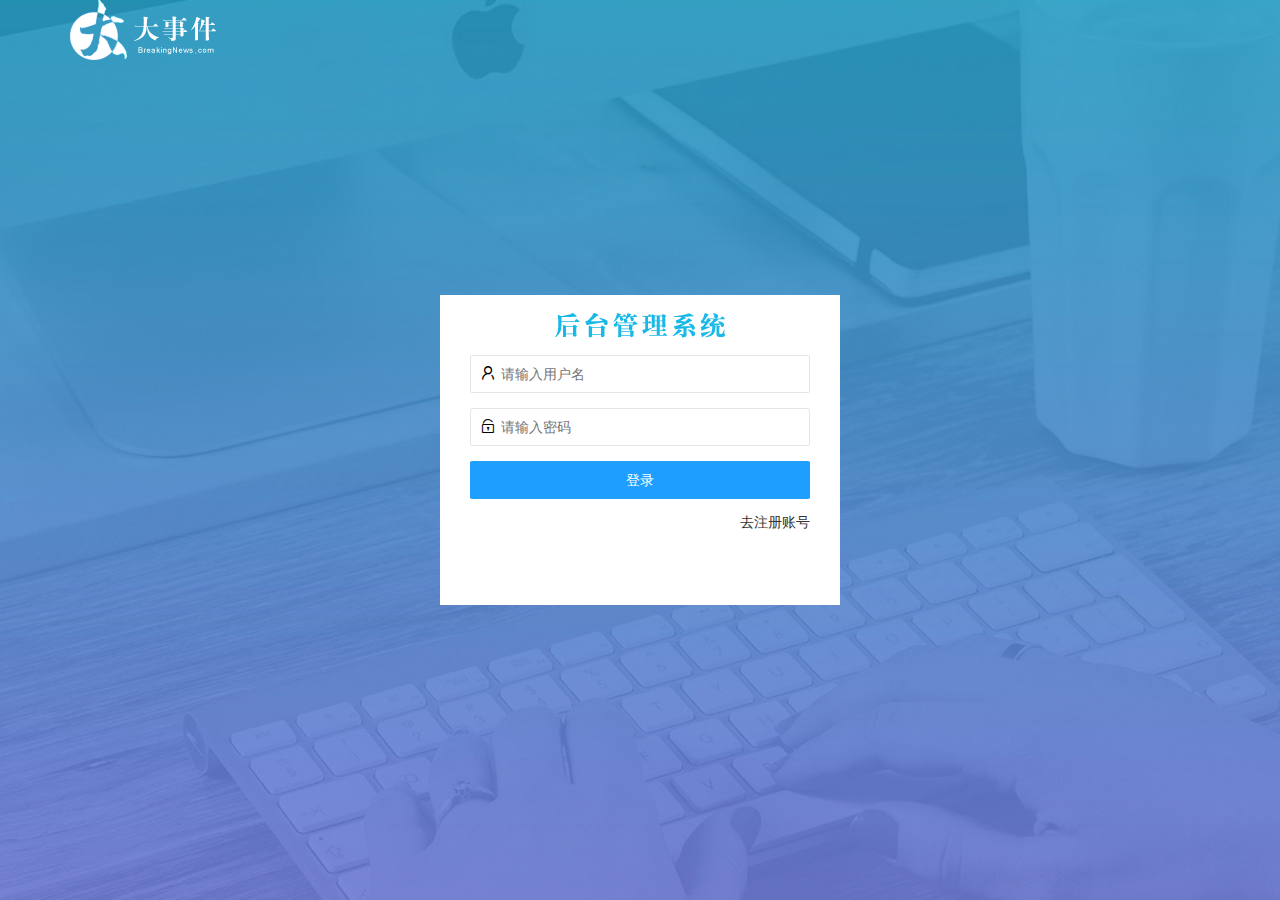
<file: login.html>
<!DOCTYPE html>
<html lang="en">

<head>
    <meta charset="UTF-8">
    <meta http-equiv="X-UA-Compatible" content="IE=edge">
    <meta name="viewport" content="width=device-width, initial-scale=1.0">
    <title>大事件</title>
    <!-- 导入layui的css样式引入layui的组件快速开发模板结构 -->
    <link rel="stylesheet" href="assets/lib/layui/css/layui.css">
    <!-- 引入自己的css样式 -->
    <link rel="stylesheet" href="assets/css/login.css">
</head>

<body>
    <!-- layui  使用layui辅助开发更快速  如果使用layui则需要引入它的样式然后 调用layui-main 这个属性设置版心 -->
    <!-- 头部log区域 -->
    <div class="layui-main">
        <img src="assets/images/logo.png" alt="">
    </div>
    <!-- 登录注册模块 -->
    <div class="loginAndRegBox">
        <div class="title-box"></div>
        <!-- 登录框 -->
        <div class="login-box ">
            <form class="layui-form" id="form_login">
                <!-- 用户名 -->
                <!-- layui的表单验证规则为给需要验证的表单添加lay-verify=""属性 而这个属性的生效是需要引入layui的js文件layui.all.js才可以让这个属性生效 -->
                <!-- 一个表单应用多个校验规则的化在lay-verify=""的值之间用|分开 -->
                <div class="layui-form-item">
                    <i class="layui-icon layui-icon-username"></i>
                    <input type="text" name="username" required lay-verify="required" placeholder="请输入用户名" autocomplete="off" class="layui-input" />
                </div>
                <!-- 密码框 -->
                <div class="layui-form-item">
                    <i class="layui-icon layui-icon-password"></i>
                    <input type="password" name="password" required lay-verify="required|pass" placeholder="请输入密码" autocomplete="off" class="layui-input" />
                </div>
                <!-- 登录按钮 -->
                <div class="layui-form-item">
                    <button class="layui-btn layui-btn-fluid layui-btn-normal" lay-submit>登录</button>

                </div>
                <div class="layui-form-item links">
                    <a href="javascript:;" id="link_reg">去注册账号</a>
                </div>
            </form>
        </div>
        <!-- 注册框 -->
        <div class="reg-box">
            <form class="layui-form" id="form_reg">
                <!-- 用户名 -->
                <div class="layui-form-item">
                    <i class="layui-icon layui-icon-username"></i>
                    <input type="text" name="username" required lay-verify="required" placeholder="请输入用户名" autocomplete="off" class="layui-input" />
                </div>
                <!-- 密码框 -->
                <div class="layui-form-item">
                    <i class="layui-icon layui-icon-password"></i>
                    <input type="password" name="password" required lay-verify="required|pass" placeholder="请输入密码" autocomplete="off" class="layui-input" />
                </div>
                <!-- 确认密码框 -->
                <div class="layui-form-item">
                    <i class="layui-icon layui-icon-password"></i>
                    <input type="password" name="repassword" required lay-verify="required|pass|repass" placeholder="再次确认密码" autocomplete="off" class="layui-input" />
                </div>
                <!-- 登录按钮 -->
                <div class="layui-form-item">
                    <button class="layui-btn layui-btn-fluid layui-btn-normal" lay-submit>注册</button>

                </div>
                <div class="layui-form-item links">
                    <a href="javascript:;" id="link_login">去登录</a>
                </div>
            </form>

        </div>
    </div>
    <!-- 引入layui的js文件用于layui的属性和方法的生效使用 -->
    <script src="assets/lib/layui/layui.all.js"></script>
    <!-- 使用JQ获取页面元素简单一点所以引入jq文件 -->
    <script src="assets/lib/jquery.js"></script>
    <!-- 引入JQ中有一个方法$.ajaxPrefilter的js文件  依赖于jq文件所有只能在其下，并且要在自己的js文件上面因为要在真正的请求之前先生效 -->
    <script src="assets/js/baseAPI.js"></script>
    <!-- 引入自己的js文件  自己的js需要使用layui的一些属性和方法所以只能放在下面  注意顺序 -->
    <script src="assets/js/login.js"></script>
</body>

</html>
</file>
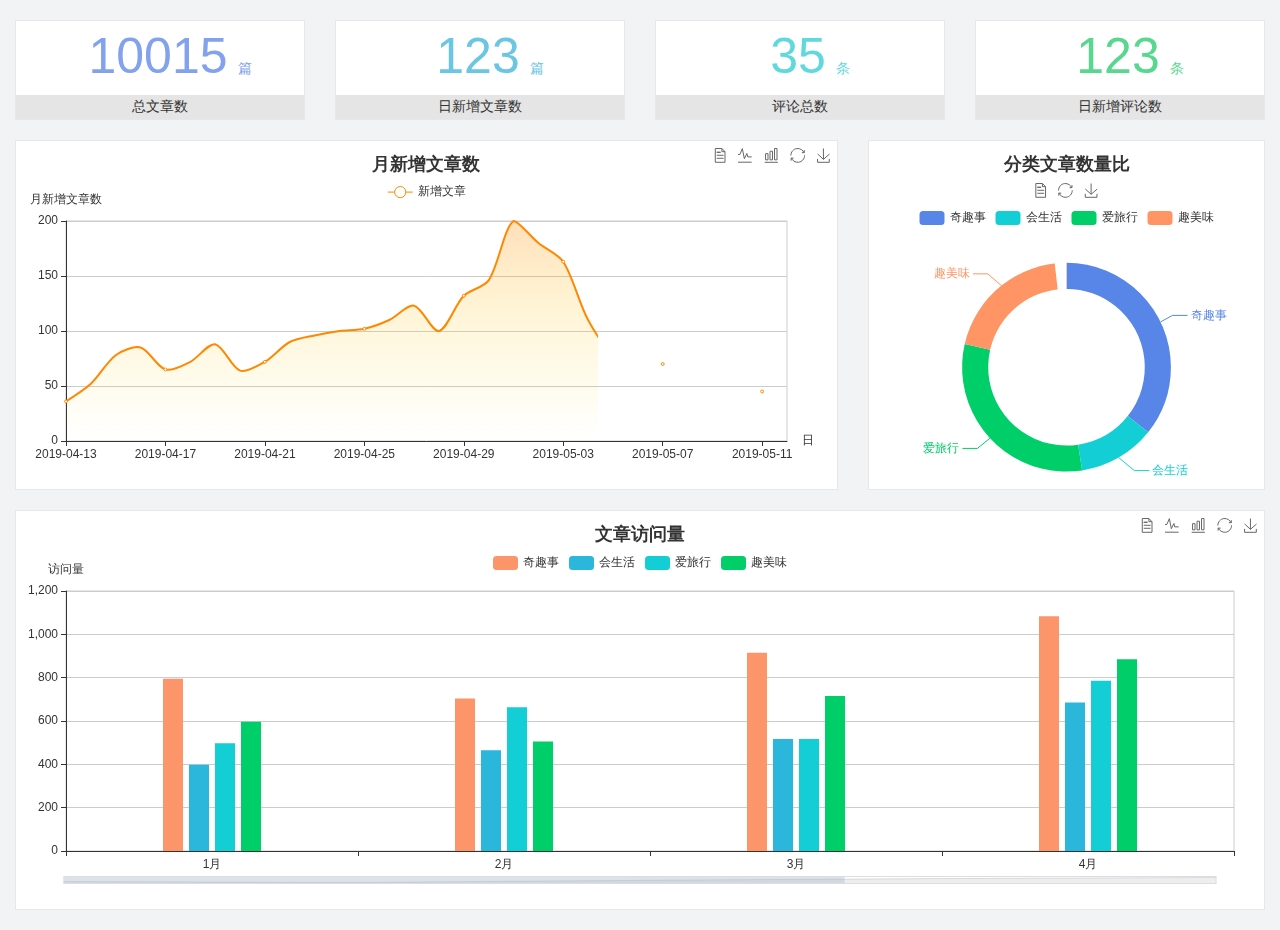
<file: home/dashboard.html>
<!DOCTYPE html>
<html lang="en">

<head>
  <meta charset="UTF-8">
  <meta name="viewport" content="width=device-width, initial-scale=1.0">
  <meta http-equiv="X-UA-Compatible" content="ie=edge">
  <title>图表统计</title>
  <link rel="stylesheet" href="../../assets/lib/bootstrap.css" />
  <link rel="stylesheet" href="../../assets/lib/main.css" />
  <script src="../../assets/lib/jquery.js"></script>
  <script type="text/javascript" src="../../assets/lib/echarts.min.js"></script>
</head>

<body>
  <div class="container-fluid">
    <div class="row spannel_list">
      <div class="col-sm-3 col-xs-6">
        <div class="spannel">
          <em>10015</em><span>篇</span>
          <b>总文章数</b>
        </div>
      </div>
      <div class="col-sm-3 col-xs-6">
        <div class="spannel scolor01">
          <em>123</em><span>篇</span>
          <b>日新增文章数</b>
        </div>
      </div>
      <div class="col-sm-3 col-xs-6">
        <div class="spannel scolor02">
          <em>35</em><span>条</span>
          <b>评论总数</b>
        </div>
      </div>
      <div class="col-sm-3 col-xs-6">
        <div class="spannel scolor03">
          <em>123</em><span>条</span>
          <b>日新增评论数</b>
        </div>
      </div>
    </div>
  </div>

  <div class="container-fluid">
    <div class="row curve-pie">
      <div class="col-lg-8 col-md-8">
        <div class="gragh_pannel" id="curve_show"></div>
      </div>
      <div class="col-lg-4 col-md-4">
        <div class="gragh_pannel" id="pie_show"></div>
      </div>
    </div>
  </div>

  <div class="container-fluid">
    <div class="column_pannel" id="column_show"></div>
  </div>

  <script>
    var oChart = echarts.init(document.getElementById('curve_show'));
    var aList_all = [
      { 'count': 36, 'date': '2019-04-13' },
      { 'count': 52, 'date': '2019-04-14' },
      { 'count': 78, 'date': '2019-04-15' },
      { 'count': 85, 'date': '2019-04-16' },
      { 'count': 65, 'date': '2019-04-17' },
      { 'count': 72, 'date': '2019-04-18' },
      { 'count': 88, 'date': '2019-04-19' },
      { 'count': 64, 'date': '2019-04-20' },
      { 'count': 72, 'date': '2019-04-21' },
      { 'count': 90, 'date': '2019-04-22' },
      { 'count': 96, 'date': '2019-04-23' },
      { 'count': 100, 'date': '2019-04-24' },
      { 'count': 102, 'date': '2019-04-25' },
      { 'count': 110, 'date': '2019-04-26' },
      { 'count': 123, 'date': '2019-04-27' },
      { 'count': 100, 'date': '2019-04-28' },
      { 'count': 132, 'date': '2019-04-29' },
      { 'count': 146, 'date': '2019-04-30' },
      { 'count': 200, 'date': '2019-05-01' },
      { 'count': 180, 'date': '2019-05-02' },
      { 'count': 163, 'date': '2019-05-03' },
      { 'count': 110, 'date': '2019-05-04' },
      { 'count': 80, 'date': '2019-05-05' },
      { 'count': 82, 'date': '2019-05-06' },
      { 'count': 70, 'date': '2019-05-07' },
      { 'count': 65, 'date': '2019-05-08' },
      { 'count': 54, 'date': '2019-05-09' },
      { 'count': 40, 'date': '2019-05-10' },
      { 'count': 45, 'date': '2019-05-11' },
      { 'count': 38, 'date': '2019-05-12' },
    ];

    let aCount = [];
    let aDate = [];

    for (var i = 0; i < aList_all.length; i++) {
      aCount.push(aList_all[i].count);
      aDate.push(aList_all[i].date);
    }

    var chartopt = {
      title: {
        text: '月新增文章数',
        left: 'center',
        top: '10'
      },
      tooltip: {
        trigger: 'axis'
      },
      legend: {
        data: ['新增文章'],
        top: '40'
      },
      toolbox: {
        show: true,
        feature: {
          mark: { show: true },
          dataView: { show: true, readOnly: false },
          magicType: { show: true, type: ['line', 'bar'] },
          restore: { show: true },
          saveAsImage: { show: true }
        }
      },
      calculable: true,
      xAxis: [
        {
          name: '日',
          type: 'category',
          boundaryGap: false,
          data: aDate
        }
      ],
      yAxis: [
        {
          name: '月新增文章数',
          type: 'value'
        }
      ],
      series: [
        {
          name: '新增文章',
          type: 'line',
          smooth: true,
          itemStyle: { normal: { areaStyle: { type: 'default' }, color: '#f80' }, lineStyle: { color: '#f80' } },
          data: aCount
        }],
      areaStyle: {
        normal: {
          color: new echarts.graphic.LinearGradient(0, 0, 0, 1, [{
            offset: 0,
            color: 'rgba(255,136,0,0.39)'
          }, {
            offset: .34,
            color: 'rgba(255,180,0,0.25)'
          }, {
            offset: 1,
            color: 'rgba(255,222,0,0.00)'
          }])

        }
      },
      grid: {
        show: true,
        x: 50,
        x2: 50,
        y: 80,
        height: 220
      }
    };

    oChart.setOption(chartopt);


    var oPie = echarts.init(document.getElementById('pie_show'));
    var oPieopt =
    {
      title: {
        top: 10,
        text: '分类文章数量比',
        x: 'center'
      },
      tooltip: {
        trigger: 'item',
        formatter: "{a} <br/>{b} : {c} ({d}%)"
      },
      color: ['#5885e8', '#13cfd5', '#00ce68', '#ff9565'],
      legend: {
        x: 'center',
        top: 65,
        data: ['奇趣事', '会生活', '爱旅行', '趣美味']
      },
      toolbox: {
        show: true,
        x: 'center',
        top: 35,
        feature: {
          mark: { show: true },
          dataView: { show: true, readOnly: false },
          magicType: {
            show: true,
            type: ['pie', 'funnel'],
            option: {
              funnel: {
                x: '25%',
                width: '50%',
                funnelAlign: 'left',
                max: 1548
              }
            }
          },
          restore: { show: true },
          saveAsImage: { show: true }
        }
      },
      calculable: true,
      series: [
        {
          name: '访问来源',
          type: 'pie',
          radius: ['45%', '60%'],
          center: ['50%', '65%'],
          data: [
            { value: 300, name: '奇趣事' },
            { value: 100, name: '会生活' },
            { value: 260, name: '爱旅行' },
            { value: 180, name: '趣美味' }
          ]
        }
      ]
    };
    oPie.setOption(oPieopt);



    var oColumn = this.echarts.init(document.getElementById('column_show'));
    var oColumnopt =
    {
      title: {
        text: '文章访问量',
        left: 'center',
        top: '10'
      },
      tooltip: {
        trigger: 'axis'
      },
      legend: {
        data: ['奇趣事', '会生活', '爱旅行', '趣美味'],
        top: '40'
      },
      toolbox: {
        show: true,
        feature: {
          mark: { show: true },
          dataView: { show: true, readOnly: false },
          magicType: { show: true, type: ['line', 'bar'] },
          restore: { show: true },
          saveAsImage: { show: true }
        }
      },
      calculable: true,
      xAxis: [
        {
          type: 'category',
          data: ['1月', '2月', '3月', '4月', '5月']
        }
      ],
      yAxis: [
        {
          name: '访问量',
          type: 'value'
        }
      ],
      series: [
        {
          name: '奇趣事',
          type: 'bar',
          barWidth: 20,
          itemStyle: {
            normal: { areaStyle: { type: 'default' }, color: '#fd956a' }
          },
          data: [800, 708, 920, 1090, 1200]
        },
        {
          name: '会生活',
          type: 'bar',
          barWidth: 20,
          itemStyle: {
            normal: { areaStyle: { type: 'default' }, color: '#2bb6db' }
          },
          data: [400, 468, 520, 690, 800]
        },
        {
          name: '爱旅行',
          type: 'bar',
          barWidth: 20,
          itemStyle: {
            normal: { areaStyle: { type: 'default' }, color: '#13cfd5' }
          },
          data: [500, 668, 520, 790, 900]
        },
        {
          name: '趣美味',
          type: 'bar',
          barWidth: 20,
          itemStyle: {
            normal: { areaStyle: { type: 'default' }, color: '#00ce68' }
          },
          data: [600, 508, 720, 890, 1000]
        }
      ],
      grid: {
        show: true,
        x: 50,
        x2: 30,
        y: 80,
        height: 260
      },
      dataZoom: [//给x轴设置滚动条
        {
          start: 0,//默认为0
          end: 100 - 1000 / 31,//默认为100
          type: 'slider',
          show: true,
          xAxisIndex: [0],
          handleSize: 0,//滑动条的 左右2个滑动条的大小
          height: 8,//组件高度
          left: 45, //左边的距离
          right: 50,//右边的距离
          bottom: 26,//右边的距离
          handleColor: '#ddd',//h滑动图标的颜色
          handleStyle: {
            borderColor: "#cacaca",
            borderWidth: "1",
            shadowBlur: 2,
            background: "#ddd",
            shadowColor: "#ddd",
          }
        }]
    };
    oColumn.setOption(oColumnopt);
  </script>
</body>

</html>
</file>
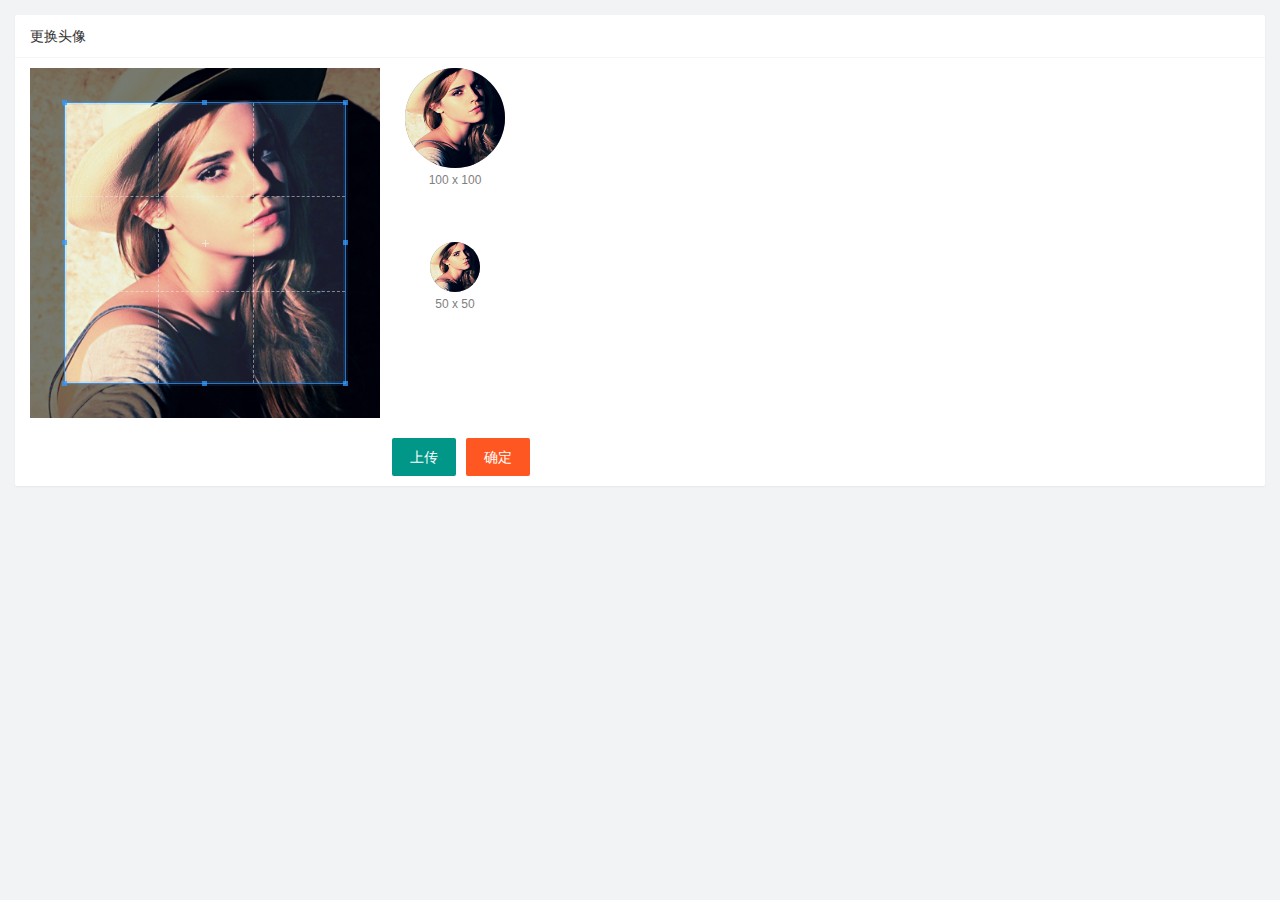
<file: user/user_avatar.html>
<!DOCTYPE html>
<html lang="en">

<head>
    <meta charset="UTF-8">
    <meta http-equiv="X-UA-Compatible" content="IE=edge">
    <meta name="viewport" content="width=device-width, initial-scale=1.0">
    <title>Document</title>
    <!-- 引入layui的css文件 -->
    <link rel="stylesheet" href="../assets/lib/layui/css/layui.css">
    <!-- 引入cropper的css文件用于快速生成头像区域 -->
    <link rel="stylesheet" href="../assets/lib/cropper/cropper.css">
    <!-- 引入自己的css样式 -->
    <link rel="stylesheet" href="../assets/css/user/user_avatar.css">

</head>

<body>
    <!-- 卡片区域 -->
    <div class="layui-card">
        <div class="layui-card-header">更换头像</div>
        <div class="layui-card-body">

            <!-- 以下时快速生成头像区域的模板结构 -->
            <!-- 第一行的图片裁剪和预览区域 -->
            <div class="row1">
                <!-- 图片裁剪区域 -->
                <div class="cropper-box">
                    <!-- 这个 img 标签很重要，将来会把它初始化为裁剪区域 -->
                    <img id="image" src="/assets/images/sample.jpg" />
                </div>
                <!-- 图片的预览区域 -->
                <div class="preview-box">
                    <div>
                        <!-- 宽高为 1.25rem 的预览区域 -->
                        <div class="img-preview w100"></div>
                        <p class="size">100 x 100</p>
                    </div>
                    <div>
                        <!-- 宽高为 .625rem 的预览区域 -->
                        <div class="img-preview w50"></div>
                        <p class="size">50 x 50</p>
                    </div>
                </div>
            </div>

            <!-- 第二行的按钮区域 -->
            <div class="row2">
                <!-- 创建文件上传表单为上传选择头像创建并且隐藏该表单 同时还要定义该表单的accept属性设置图标的类型 -->
                <input type="file" id="file" accept="image/jpeg,image/png">
                <button type="button" class="layui-btn" id="btn">上传</button>
                <button type="button" class="layui-btn layui-btn-danger" id="bt">确定</button>
            </div>
        </div>
    </div>
    <!-- 导入layui的js文件 -->
    <script src="../assets/lib/layui/layui.all.js"></script>
    <!-- 使用croper快速生成头像区域需要依次引入一下js文件 -->
    <script src="../assets/lib/jquery.js"></script>
    <script src="../assets/lib/cropper/Cropper.js"></script>
    <script src="../assets/lib/cropper/jquery-cropper.js"></script>
    <!-- 导入根路径接口 -->
    <script src="../assets/js/baseAPI.js"></script>
    <!-- 引入自己的js文件  实现裁剪头像的功能 -->
    <script src="../assets/js/user/user_avatar.js"></script>
</body>

</html>
</file>
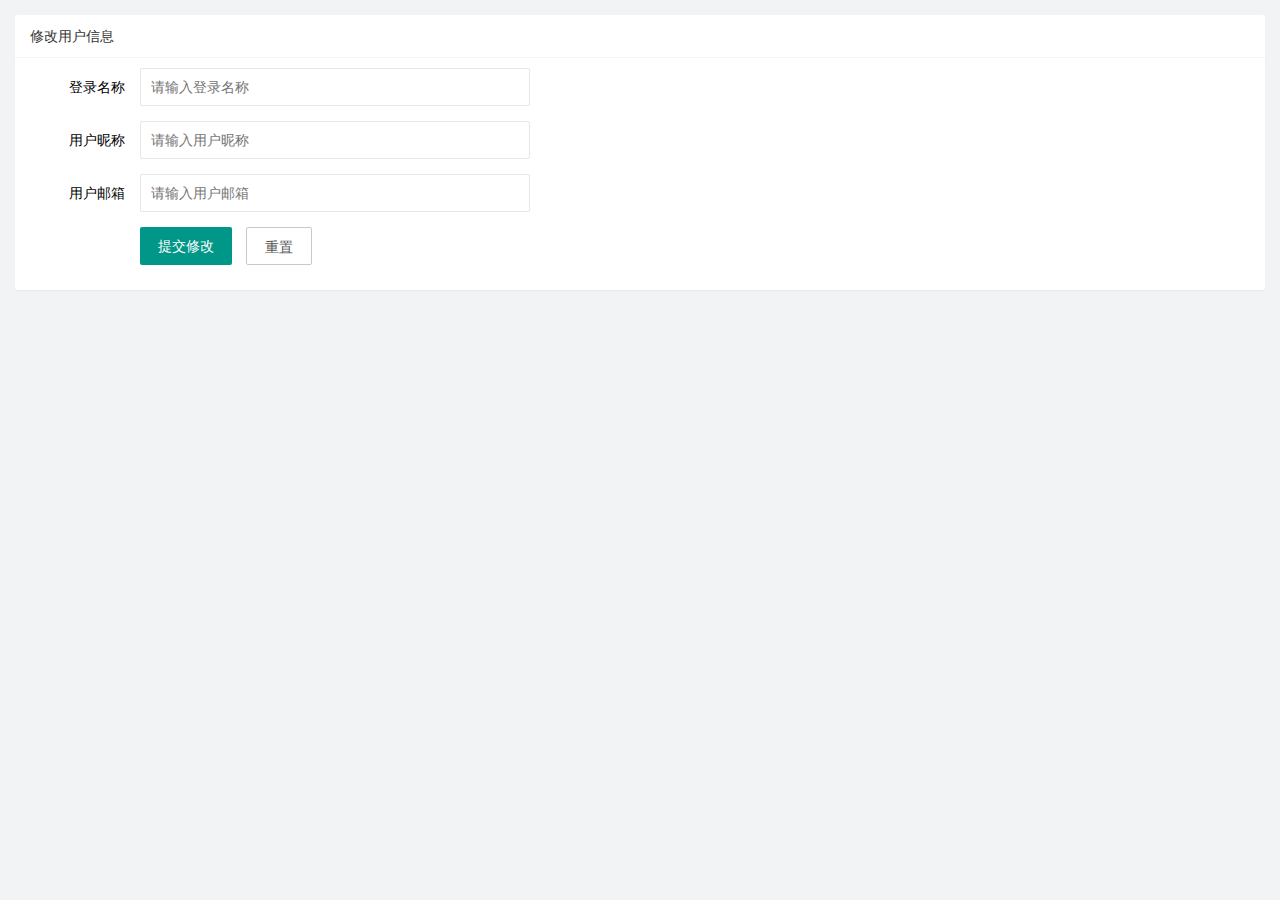
<file: user/user_info.html>
<!DOCTYPE html>
<html lang="en">

<head>
    <meta charset="UTF-8">
    <meta http-equiv="X-UA-Compatible" content="IE=edge">
    <meta name="viewport" content="width=device-width, initial-scale=1.0">
    <title>Document</title>
    <!-- 导入layui的css样式引入layui的组件快速开发模板结构 -->
    <link rel="stylesheet" href="/assets/lib/layui/css/layui.css">
    <!-- 导入自己的css样式 -->
    <link rel="stylesheet" href="/assets/css/user/user_info.css">
</head>

<body>
    <div class="layui-card">
        <div class="layui-card-header">修改用户信息</div>
        <div class="layui-card-body">
            <form class="layui-form" lay-filter="formUserInfo">
                <input type="hidden" name="id" value="">
                <div class="layui-form-item">
                    <label class="layui-form-label">登录名称</label>
                    <div class="layui-input-block">
                        <input type="text" name="username" required lay-verify="required" placeholder="请输入登录名称" autocomplete="off" class="layui-input" readonly>
                    </div>
                </div>
                <div class="layui-form-item">
                    <label class="layui-form-label">用户昵称</label>
                    <div class="layui-input-block">
                        <input type="text" name="nickname" required lay-verify="required|nickname" placeholder="请输入用户昵称" autocomplete="off" class="layui-input">
                    </div>
                </div>
                <div class="layui-form-item">
                    <label class="layui-form-label">用户邮箱</label>
                    <div class="layui-input-block">
                        <input type="text" name="email" required lay-verify="required|email" placeholder="请输入用户邮箱" autocomplete="off" class="layui-input">
                    </div>
                </div>
                <div class="layui-form-item">
                    <div class="layui-input-block">
                        <button class="layui-btn" lay-submit lay-filter="formDemo">提交修改</button>
                        <button type="reset" class="layui-btn layui-btn-primary" id="btnRest">重置</button>
                    </div>
                </div>
            </form>

        </div>
    </div>
    <!-- 导入layui的js样式 -->
    <script src="/assets/lib/layui/layui.all.js"></script>
    <!-- 导入jq的js文件 用于获取登录用户信息 -->
    <script src="/assets/lib/jquery.js"></script>
    <!-- 引入根路径的BASEAPI端口的js文件 -->
    <script src="/assets/js/baseAPI.js"></script>
    <!-- 导入自己的js文件 -->
    <script src="/assets/js/user/user_info.js"></script>
</body>

</html>
</file>
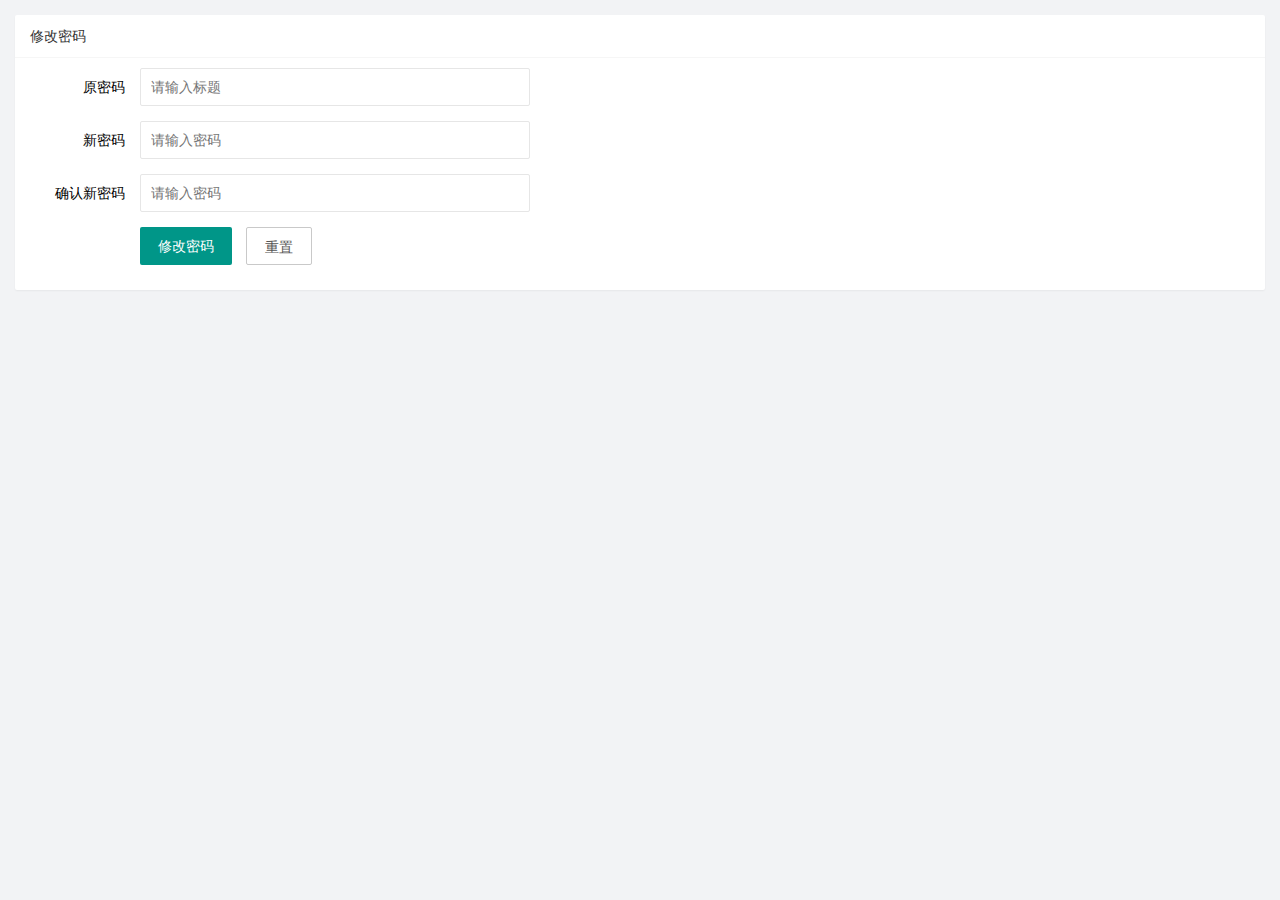
<file: user/user_pwd.html>
<!DOCTYPE html>
<html lang="en">

<head>
    <meta charset="UTF-8">
    <meta http-equiv="X-UA-Compatible" content="IE=edge">
    <meta name="viewport" content="width=device-width, initial-scale=1.0">
    <title>Document</title>
    <link rel="stylesheet" href="../assets/lib/layui/css/layui.css">
    <link rel="stylesheet" href="../assets/css/user/user_pwd.css">
</head>

<body>
    <div class="layui-card">
        <div class="layui-card-header">修改密码</div>
        <div class="layui-card-body">
            <form class="layui-form">
                <div class="layui-form-item">
                    <label class="layui-form-label">原密码</label>
                    <div class="layui-input-block">
                        <input type="password" name="oldPwd" required lay-verify="required|pwd" placeholder="请输入标题" autocomplete="off" class="layui-input" id="old">
                    </div>
                </div>
                <div class="layui-form-item">
                    <label class="layui-form-label">新密码</label>
                    <div class="layui-input-block">
                        <input type="password" name="newPwd" required lay-verify="required|pwd|samePwd" placeholder="请输入密码" autocomplete="off" class="layui-input" id="new">
                    </div>
                </div>
                <div class="layui-form-item">
                    <label class="layui-form-label">确认新密码</label>
                    <div class="layui-input-block">
                        <input type="password" name="rePwd" required lay-verify="required|pwd|rePwd" placeholder="请输入密码" autocomplete="off" class="layui-input">
                    </div>
                </div>
                <div class="layui-form-item">
                    <div class="layui-input-block">
                        <button class="layui-btn" lay-submit lay-filter="formDemo">修改密码</button>
                        <button type="reset" class="layui-btn layui-btn-primary">重置</button>
                    </div>
                </div>
            </form>
        </div>
    </div>
    <!-- 导入layui的js样式 -->
    <script src="../assets/lib/layui/layui.all.js"></script>
    <!-- 导入jq的js文件 用于获取登录用户信息 -->
    <script src="../assets/lib/jquery.js"></script>
    <!-- 导入统一配置项的js文件 -->
    <script src="../assets/js/baseAPI.js"></script>
    <!-- 导入自己的js文件 -->
    <script src="../assets/js/user/user_pwd.js"></script>

</body>

</html>
</file>
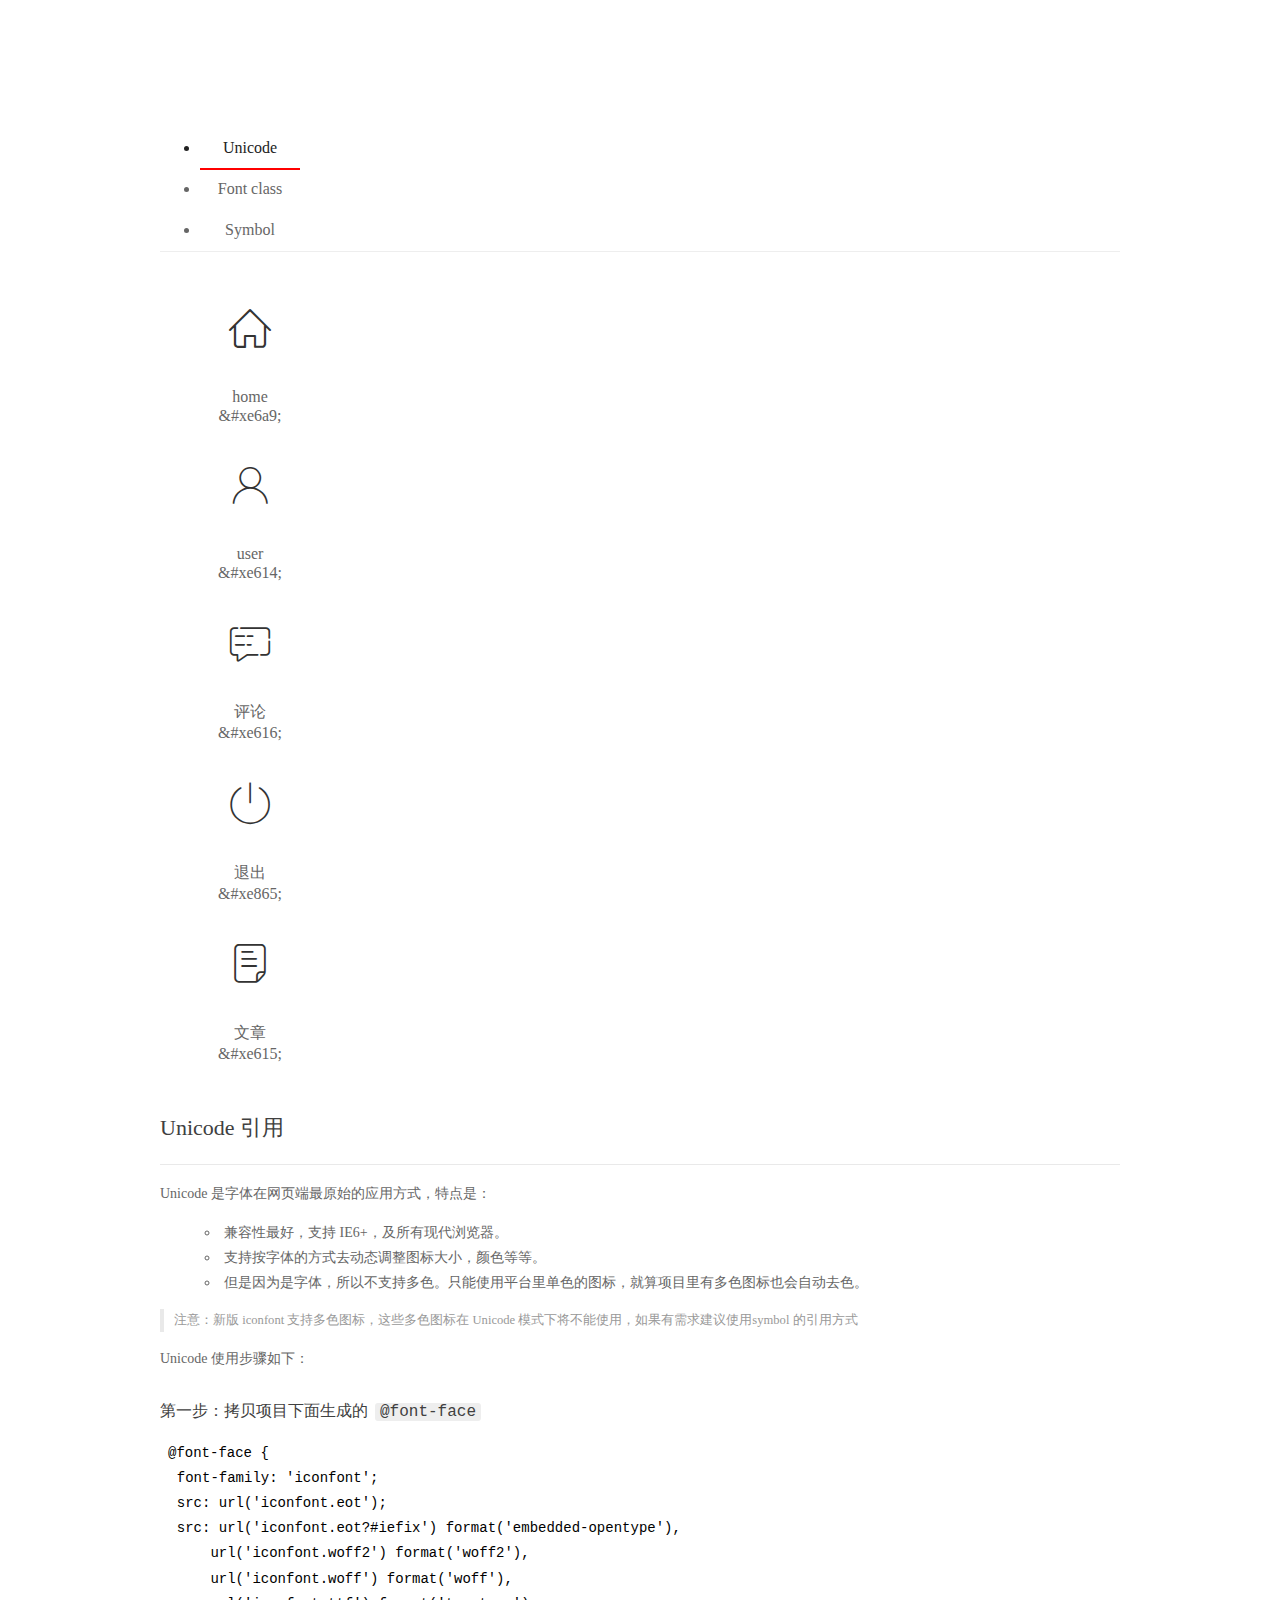
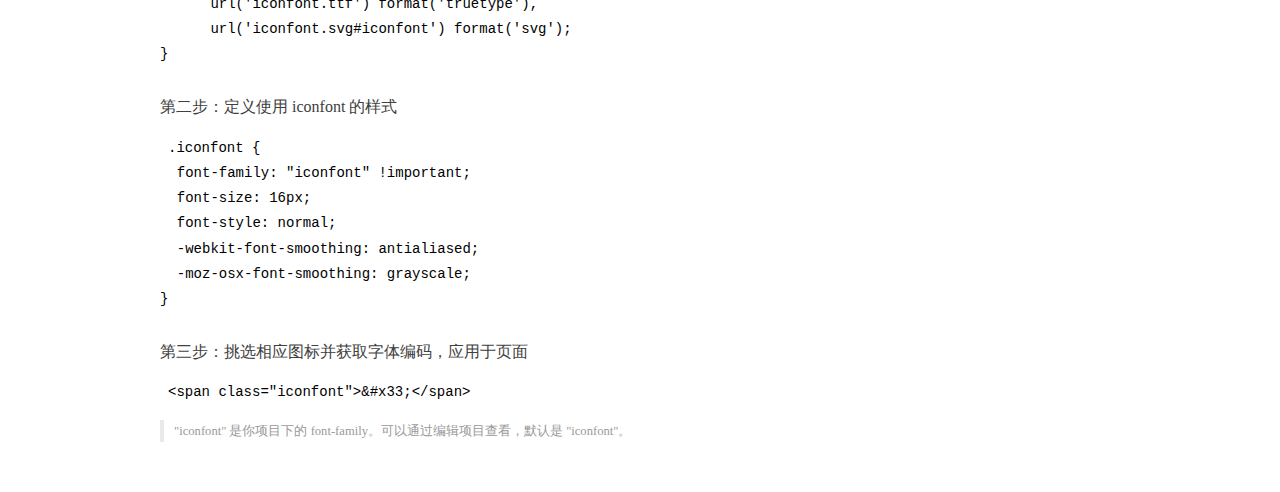
<file: assets/fonts/demo_index.html>
<!DOCTYPE html>
<html>
<head>
  <meta charset="utf-8"/>
  <title>IconFont Demo</title>
  <link rel="shortcut icon" href="https://gtms04.alicdn.com/tps/i4/TB1_oz6GVXXXXaFXpXXJDFnIXXX-64-64.ico" type="image/x-icon"/>
  <link rel="stylesheet" href="https://g.alicdn.com/thx/cube/1.3.2/cube.min.css">
  <link rel="stylesheet" href="demo.css">
  <link rel="stylesheet" href="iconfont.css">
  <script src="iconfont.js"></script>
  <!-- jQuery -->
  <script src="https://a1.alicdn.com/oss/uploads/2018/12/26/7bfddb60-08e8-11e9-9b04-53e73bb6408b.js"></script>
  <!-- 代码高亮 -->
  <script src="https://a1.alicdn.com/oss/uploads/2018/12/26/a3f714d0-08e6-11e9-8a15-ebf944d7534c.js"></script>
</head>
<body>
  <div class="main">
    <h1 class="logo"><a href="https://www.iconfont.cn/" title="iconfont 首页" target="_blank">&#xe86b;</a></h1>
    <div class="nav-tabs">
      <ul id="tabs" class="dib-box">
        <li class="dib active"><span>Unicode</span></li>
        <li class="dib"><span>Font class</span></li>
        <li class="dib"><span>Symbol</span></li>
      </ul>
      
    </div>
    <div class="tab-container">
      <div class="content unicode" style="display: block;">
          <ul class="icon_lists dib-box">
          
            <li class="dib">
              <span class="icon iconfont">&#xe6a9;</span>
                <div class="name">home</div>
                <div class="code-name">&amp;#xe6a9;</div>
              </li>
          
            <li class="dib">
              <span class="icon iconfont">&#xe614;</span>
                <div class="name">user</div>
                <div class="code-name">&amp;#xe614;</div>
              </li>
          
            <li class="dib">
              <span class="icon iconfont">&#xe616;</span>
                <div class="name">评论</div>
                <div class="code-name">&amp;#xe616;</div>
              </li>
          
            <li class="dib">
              <span class="icon iconfont">&#xe865;</span>
                <div class="name">退出</div>
                <div class="code-name">&amp;#xe865;</div>
              </li>
          
            <li class="dib">
              <span class="icon iconfont">&#xe615;</span>
                <div class="name">文章</div>
                <div class="code-name">&amp;#xe615;</div>
              </li>
          
          </ul>
          <div class="article markdown">
          <h2 id="unicode-">Unicode 引用</h2>
          <hr>

          <p>Unicode 是字体在网页端最原始的应用方式，特点是：</p>
          <ul>
            <li>兼容性最好，支持 IE6+，及所有现代浏览器。</li>
            <li>支持按字体的方式去动态调整图标大小，颜色等等。</li>
            <li>但是因为是字体，所以不支持多色。只能使用平台里单色的图标，就算项目里有多色图标也会自动去色。</li>
          </ul>
          <blockquote>
            <p>注意：新版 iconfont 支持多色图标，这些多色图标在 Unicode 模式下将不能使用，如果有需求建议使用symbol 的引用方式</p>
          </blockquote>
          <p>Unicode 使用步骤如下：</p>
          <h3 id="-font-face">第一步：拷贝项目下面生成的 <code>@font-face</code></h3>
<pre><code class="language-css"
>@font-face {
  font-family: 'iconfont';
  src: url('iconfont.eot');
  src: url('iconfont.eot?#iefix') format('embedded-opentype'),
      url('iconfont.woff2') format('woff2'),
      url('iconfont.woff') format('woff'),
      url('iconfont.ttf') format('truetype'),
      url('iconfont.svg#iconfont') format('svg');
}
</code></pre>
          <h3 id="-iconfont-">第二步：定义使用 iconfont 的样式</h3>
<pre><code class="language-css"
>.iconfont {
  font-family: "iconfont" !important;
  font-size: 16px;
  font-style: normal;
  -webkit-font-smoothing: antialiased;
  -moz-osx-font-smoothing: grayscale;
}
</code></pre>
          <h3 id="-">第三步：挑选相应图标并获取字体编码，应用于页面</h3>
<pre>
<code class="language-html"
>&lt;span class="iconfont"&gt;&amp;#x33;&lt;/span&gt;
</code></pre>
          <blockquote>
            <p>"iconfont" 是你项目下的 font-family。可以通过编辑项目查看，默认是 "iconfont"。</p>
          </blockquote>
          </div>
      </div>
      <div class="content font-class">
        <ul class="icon_lists dib-box">
          
          <li class="dib">
            <span class="icon iconfont icon-home"></span>
            <div class="name">
              home
            </div>
            <div class="code-name">.icon-home
            </div>
          </li>
          
          <li class="dib">
            <span class="icon iconfont icon-user"></span>
            <div class="name">
              user
            </div>
            <div class="code-name">.icon-user
            </div>
          </li>
          
          <li class="dib">
            <span class="icon iconfont icon-pinglun"></span>
            <div class="name">
              评论
            </div>
            <div class="code-name">.icon-pinglun
            </div>
          </li>
          
          <li class="dib">
            <span class="icon iconfont icon-tuichu"></span>
            <div class="name">
              退出
            </div>
            <div class="code-name">.icon-tuichu
            </div>
          </li>
          
          <li class="dib">
            <span class="icon iconfont icon-16"></span>
            <div class="name">
              文章
            </div>
            <div class="code-name">.icon-16
            </div>
          </li>
          
        </ul>
        <div class="article markdown">
        <h2 id="font-class-">font-class 引用</h2>
        <hr>

        <p>font-class 是 Unicode 使用方式的一种变种，主要是解决 Unicode 书写不直观，语意不明确的问题。</p>
        <p>与 Unicode 使用方式相比，具有如下特点：</p>
        <ul>
          <li>兼容性良好，支持 IE8+，及所有现代浏览器。</li>
          <li>相比于 Unicode 语意明确，书写更直观。可以很容易分辨这个 icon 是什么。</li>
          <li>因为使用 class 来定义图标，所以当要替换图标时，只需要修改 class 里面的 Unicode 引用。</li>
          <li>不过因为本质上还是使用的字体，所以多色图标还是不支持的。</li>
        </ul>
        <p>使用步骤如下：</p>
        <h3 id="-fontclass-">第一步：引入项目下面生成的 fontclass 代码：</h3>
<pre><code class="language-html">&lt;link rel="stylesheet" href="./iconfont.css"&gt;
</code></pre>
        <h3 id="-">第二步：挑选相应图标并获取类名，应用于页面：</h3>
<pre><code class="language-html">&lt;span class="iconfont icon-xxx"&gt;&lt;/span&gt;
</code></pre>
        <blockquote>
          <p>"
            iconfont" 是你项目下的 font-family。可以通过编辑项目查看，默认是 "iconfont"。</p>
        </blockquote>
      </div>
      </div>
      <div class="content symbol">
          <ul class="icon_lists dib-box">
          
            <li class="dib">
                <svg class="icon svg-icon" aria-hidden="true">
                  <use xlink:href="#icon-home"></use>
                </svg>
                <div class="name">home</div>
                <div class="code-name">#icon-home</div>
            </li>
          
            <li class="dib">
                <svg class="icon svg-icon" aria-hidden="true">
                  <use xlink:href="#icon-user"></use>
                </svg>
                <div class="name">user</div>
                <div class="code-name">#icon-user</div>
            </li>
          
            <li class="dib">
                <svg class="icon svg-icon" aria-hidden="true">
                  <use xlink:href="#icon-pinglun"></use>
                </svg>
                <div class="name">评论</div>
                <div class="code-name">#icon-pinglun</div>
            </li>
          
            <li class="dib">
                <svg class="icon svg-icon" aria-hidden="true">
                  <use xlink:href="#icon-tuichu"></use>
                </svg>
                <div class="name">退出</div>
                <div class="code-name">#icon-tuichu</div>
            </li>
          
            <li class="dib">
                <svg class="icon svg-icon" aria-hidden="true">
                  <use xlink:href="#icon-16"></use>
                </svg>
                <div class="name">文章</div>
                <div class="code-name">#icon-16</div>
            </li>
          
          </ul>
          <div class="article markdown">
          <h2 id="symbol-">Symbol 引用</h2>
          <hr>

          <p>这是一种全新的使用方式，应该说这才是未来的主流，也是平台目前推荐的用法。相关介绍可以参考这篇<a href="">文章</a>
            这种用法其实是做了一个 SVG 的集合，与另外两种相比具有如下特点：</p>
          <ul>
            <li>支持多色图标了，不再受单色限制。</li>
            <li>通过一些技巧，支持像字体那样，通过 <code>font-size</code>, <code>color</code> 来调整样式。</li>
            <li>兼容性较差，支持 IE9+，及现代浏览器。</li>
            <li>浏览器渲染 SVG 的性能一般，还不如 png。</li>
          </ul>
          <p>使用步骤如下：</p>
          <h3 id="-symbol-">第一步：引入项目下面生成的 symbol 代码：</h3>
<pre><code class="language-html">&lt;script src="./iconfont.js"&gt;&lt;/script&gt;
</code></pre>
          <h3 id="-css-">第二步：加入通用 CSS 代码（引入一次就行）：</h3>
<pre><code class="language-html">&lt;style&gt;
.icon {
  width: 1em;
  height: 1em;
  vertical-align: -0.15em;
  fill: currentColor;
  overflow: hidden;
}
&lt;/style&gt;
</code></pre>
          <h3 id="-">第三步：挑选相应图标并获取类名，应用于页面：</h3>
<pre><code class="language-html">&lt;svg class="icon" aria-hidden="true"&gt;
  &lt;use xlink:href="#icon-xxx"&gt;&lt;/use&gt;
&lt;/svg&gt;
</code></pre>
          </div>
      </div>

    </div>
  </div>
  <script>
  $(document).ready(function () {
      $('.tab-container .content:first').show()

      $('#tabs li').click(function (e) {
        var tabContent = $('.tab-container .content')
        var index = $(this).index()

        if ($(this).hasClass('active')) {
          return
        } else {
          $('#tabs li').removeClass('active')
          $(this).addClass('active')

          tabContent.hide().eq(index).fadeIn()
        }
      })
    })
  </script>
</body>
</html>
</file>
<file: assets/lib/layui/css/layui.css>
/** layui-v2.5.5 MIT License By https://www.layui.com */
 .layui-inline,img{display:inline-block;vertical-align:middle}h1,h2,h3,h4,h5,h6{font-weight:400}.layui-edge,.layui-header,.layui-inline,.layui-main{position:relative}.layui-body,.layui-edge,.layui-elip{overflow:hidden}.layui-btn,.layui-edge,.layui-inline,img{vertical-align:middle}.layui-btn,.layui-disabled,.layui-icon,.layui-unselect{-moz-user-select:none;-webkit-user-select:none;-ms-user-select:none}.layui-elip,.layui-form-checkbox span,.layui-form-pane .layui-form-label{text-overflow:ellipsis;white-space:nowrap}.layui-breadcrumb,.layui-tree-btnGroup{visibility:hidden}blockquote,body,button,dd,div,dl,dt,form,h1,h2,h3,h4,h5,h6,input,li,ol,p,pre,td,textarea,th,ul{margin:0;padding:0;-webkit-tap-highlight-color:rgba(0,0,0,0)}a:active,a:hover{outline:0}img{border:none}li{list-style:none}table{border-collapse:collapse;border-spacing:0}h4,h5,h6{font-size:100%}button,input,optgroup,option,select,textarea{font-family:inherit;font-size:inherit;font-style:inherit;font-weight:inherit;outline:0}pre{white-space:pre-wrap;white-space:-moz-pre-wrap;white-space:-pre-wrap;white-space:-o-pre-wrap;word-wrap:break-word}body{line-height:24px;font:14px Helvetica Neue,Helvetica,PingFang SC,Tahoma,Arial,sans-serif}hr{height:1px;margin:10px 0;border:0;clear:both}a{color:#333;text-decoration:none}a:hover{color:#777}a cite{font-style:normal;*cursor:pointer}.layui-border-box,.layui-border-box *{box-sizing:border-box}.layui-box,.layui-box *{box-sizing:content-box}.layui-clear{clear:both;*zoom:1}.layui-clear:after{content:'\20';clear:both;*zoom:1;display:block;height:0}.layui-inline{*display:inline;*zoom:1}.layui-edge{display:inline-block;width:0;height:0;border-width:6px;border-style:dashed;border-color:transparent}.layui-edge-top{top:-4px;border-bottom-color:#999;border-bottom-style:solid}.layui-edge-right{border-left-color:#999;border-left-style:solid}.layui-edge-bottom{top:2px;border-top-color:#999;border-top-style:solid}.layui-edge-left{border-right-color:#999;border-right-style:solid}.layui-disabled,.layui-disabled:hover{color:#d2d2d2!important;cursor:not-allowed!important}.layui-circle{border-radius:100%}.layui-show{display:block!important}.layui-hide{display:none!important}@font-face{font-family:layui-icon;src:url(../font/iconfont.eot?v=250);src:url(../font/iconfont.eot?v=250#iefix) format('embedded-opentype'),url(../font/iconfont.woff2?v=250) format('woff2'),url(../font/iconfont.woff?v=250) format('woff'),url(../font/iconfont.ttf?v=250) format('truetype'),url(../font/iconfont.svg?v=250#layui-icon) format('svg')}.layui-icon{font-family:layui-icon!important;font-size:16px;font-style:normal;-webkit-font-smoothing:antialiased;-moz-osx-font-smoothing:grayscale}.layui-icon-reply-fill:before{content:"\e611"}.layui-icon-set-fill:before{content:"\e614"}.layui-icon-menu-fill:before{content:"\e60f"}.layui-icon-search:before{content:"\e615"}.layui-icon-share:before{content:"\e641"}.layui-icon-set-sm:before{content:"\e620"}.layui-icon-engine:before{content:"\e628"}.layui-icon-close:before{content:"\1006"}.layui-icon-close-fill:before{content:"\1007"}.layui-icon-chart-screen:before{content:"\e629"}.layui-icon-star:before{content:"\e600"}.layui-icon-circle-dot:before{content:"\e617"}.layui-icon-chat:before{content:"\e606"}.layui-icon-release:before{content:"\e609"}.layui-icon-list:before{content:"\e60a"}.layui-icon-chart:before{content:"\e62c"}.layui-icon-ok-circle:before{content:"\1005"}.layui-icon-layim-theme:before{content:"\e61b"}.layui-icon-table:before{content:"\e62d"}.layui-icon-right:before{content:"\e602"}.layui-icon-left:before{content:"\e603"}.layui-icon-cart-simple:before{content:"\e698"}.layui-icon-face-cry:before{content:"\e69c"}.layui-icon-face-smile:before{content:"\e6af"}.layui-icon-survey:before{content:"\e6b2"}.layui-icon-tree:before{content:"\e62e"}.layui-icon-upload-circle:before{content:"\e62f"}.layui-icon-add-circle:before{content:"\e61f"}.layui-icon-download-circle:before{content:"\e601"}.layui-icon-templeate-1:before{content:"\e630"}.layui-icon-util:before{content:"\e631"}.layui-icon-face-surprised:before{content:"\e664"}.layui-icon-edit:before{content:"\e642"}.layui-icon-speaker:before{content:"\e645"}.layui-icon-down:before{content:"\e61a"}.layui-icon-file:before{content:"\e621"}.layui-icon-layouts:before{content:"\e632"}.layui-icon-rate-half:before{content:"\e6c9"}.layui-icon-add-circle-fine:before{content:"\e608"}.layui-icon-prev-circle:before{content:"\e633"}.layui-icon-read:before{content:"\e705"}.layui-icon-404:before{content:"\e61c"}.layui-icon-carousel:before{content:"\e634"}.layui-icon-help:before{content:"\e607"}.layui-icon-code-circle:before{content:"\e635"}.layui-icon-water:before{content:"\e636"}.layui-icon-username:before{content:"\e66f"}.layui-icon-find-fill:before{content:"\e670"}.layui-icon-about:before{content:"\e60b"}.layui-icon-location:before{content:"\e715"}.layui-icon-up:before{content:"\e619"}.layui-icon-pause:before{content:"\e651"}.layui-icon-date:before{content:"\e637"}.layui-icon-layim-uploadfile:before{content:"\e61d"}.layui-icon-delete:before{content:"\e640"}.layui-icon-play:before{content:"\e652"}.layui-icon-top:before{content:"\e604"}.layui-icon-friends:before{content:"\e612"}.layui-icon-refresh-3:before{content:"\e9aa"}.layui-icon-ok:before{content:"\e605"}.layui-icon-layer:before{content:"\e638"}.layui-icon-face-smile-fine:before{content:"\e60c"}.layui-icon-dollar:before{content:"\e659"}.layui-icon-group:before{content:"\e613"}.layui-icon-layim-download:before{content:"\e61e"}.layui-icon-picture-fine:before{content:"\e60d"}.layui-icon-link:before{content:"\e64c"}.layui-icon-diamond:before{content:"\e735"}.layui-icon-log:before{content:"\e60e"}.layui-icon-rate-solid:before{content:"\e67a"}.layui-icon-fonts-del:before{content:"\e64f"}.layui-icon-unlink:before{content:"\e64d"}.layui-icon-fonts-clear:before{content:"\e639"}.layui-icon-triangle-r:before{content:"\e623"}.layui-icon-circle:before{content:"\e63f"}.layui-icon-radio:before{content:"\e643"}.layui-icon-align-center:before{content:"\e647"}.layui-icon-align-right:before{content:"\e648"}.layui-icon-align-left:before{content:"\e649"}.layui-icon-loading-1:before{content:"\e63e"}.layui-icon-return:before{content:"\e65c"}.layui-icon-fonts-strong:before{content:"\e62b"}.layui-icon-upload:before{content:"\e67c"}.layui-icon-dialogue:before{content:"\e63a"}.layui-icon-video:before{content:"\e6ed"}.layui-icon-headset:before{content:"\e6fc"}.layui-icon-cellphone-fine:before{content:"\e63b"}.layui-icon-add-1:before{content:"\e654"}.layui-icon-face-smile-b:before{content:"\e650"}.layui-icon-fonts-html:before{content:"\e64b"}.layui-icon-form:before{content:"\e63c"}.layui-icon-cart:before{content:"\e657"}.layui-icon-camera-fill:before{content:"\e65d"}.layui-icon-tabs:before{content:"\e62a"}.layui-icon-fonts-code:before{content:"\e64e"}.layui-icon-fire:before{content:"\e756"}.layui-icon-set:before{content:"\e716"}.layui-icon-fonts-u:before{content:"\e646"}.layui-icon-triangle-d:before{content:"\e625"}.layui-icon-tips:before{content:"\e702"}.layui-icon-picture:before{content:"\e64a"}.layui-icon-more-vertical:before{content:"\e671"}.layui-icon-flag:before{content:"\e66c"}.layui-icon-loading:before{content:"\e63d"}.layui-icon-fonts-i:before{content:"\e644"}.layui-icon-refresh-1:before{content:"\e666"}.layui-icon-rmb:before{content:"\e65e"}.layui-icon-home:before{content:"\e68e"}.layui-icon-user:before{content:"\e770"}.layui-icon-notice:before{content:"\e667"}.layui-icon-login-weibo:before{content:"\e675"}.layui-icon-voice:before{content:"\e688"}.layui-icon-upload-drag:before{content:"\e681"}.layui-icon-login-qq:before{content:"\e676"}.layui-icon-snowflake:before{content:"\e6b1"}.layui-icon-file-b:before{content:"\e655"}.layui-icon-template:before{content:"\e663"}.layui-icon-auz:before{content:"\e672"}.layui-icon-console:before{content:"\e665"}.layui-icon-app:before{content:"\e653"}.layui-icon-prev:before{content:"\e65a"}.layui-icon-website:before{content:"\e7ae"}.layui-icon-next:before{content:"\e65b"}.layui-icon-component:before{content:"\e857"}.layui-icon-more:before{content:"\e65f"}.layui-icon-login-wechat:before{content:"\e677"}.layui-icon-shrink-right:before{content:"\e668"}.layui-icon-spread-left:before{content:"\e66b"}.layui-icon-camera:before{content:"\e660"}.layui-icon-note:before{content:"\e66e"}.layui-icon-refresh:before{content:"\e669"}.layui-icon-female:before{content:"\e661"}.layui-icon-male:before{content:"\e662"}.layui-icon-password:before{content:"\e673"}.layui-icon-senior:before{content:"\e674"}.layui-icon-theme:before{content:"\e66a"}.layui-icon-tread:before{content:"\e6c5"}.layui-icon-praise:before{content:"\e6c6"}.layui-icon-star-fill:before{content:"\e658"}.layui-icon-rate:before{content:"\e67b"}.layui-icon-template-1:before{content:"\e656"}.layui-icon-vercode:before{content:"\e679"}.layui-icon-cellphone:before{content:"\e678"}.layui-icon-screen-full:before{content:"\e622"}.layui-icon-screen-restore:before{content:"\e758"}.layui-icon-cols:before{content:"\e610"}.layui-icon-export:before{content:"\e67d"}.layui-icon-print:before{content:"\e66d"}.layui-icon-slider:before{content:"\e714"}.layui-icon-addition:before{content:"\e624"}.layui-icon-subtraction:before{content:"\e67e"}.layui-icon-service:before{content:"\e626"}.layui-icon-transfer:before{content:"\e691"}.layui-main{width:1140px;margin:0 auto}.layui-header{z-index:1000;height:60px}.layui-header a:hover{transition:all .5s;-webkit-transition:all .5s}.layui-side{position:fixed;left:0;top:0;bottom:0;z-index:999;width:200px;overflow-x:hidden}.layui-side-scroll{position:relative;width:220px;height:100%;overflow-x:hidden}.layui-body{position:absolute;left:200px;right:0;top:0;bottom:0;z-index:998;width:auto;overflow-y:auto;box-sizing:border-box}.layui-layout-body{overflow:hidden}.layui-layout-admin .layui-header{background-color:#23262E}.layui-layout-admin .layui-side{top:60px;width:200px;overflow-x:hidden}.layui-layout-admin .layui-body{position:fixed;top:60px;bottom:44px}.layui-layout-admin .layui-main{width:auto;margin:0 15px}.layui-layout-admin .layui-footer{position:fixed;left:200px;right:0;bottom:0;height:44px;line-height:44px;padding:0 15px;background-color:#eee}.layui-layout-admin .layui-logo{position:absolute;left:0;top:0;width:200px;height:100%;line-height:60px;text-align:center;color:#009688;font-size:16px}.layui-layout-admin .layui-header .layui-nav{background:0 0}.layui-layout-left{position:absolute!important;left:200px;top:0}.layui-layout-right{position:absolute!important;right:0;top:0}.layui-container{position:relative;margin:0 auto;padding:0 15px;box-sizing:border-box}.layui-fluid{position:relative;margin:0 auto;padding:0 15px}.layui-row:after,.layui-row:before{content:'';display:block;clear:both}.layui-col-lg1,.layui-col-lg10,.layui-col-lg11,.layui-col-lg12,.layui-col-lg2,.layui-col-lg3,.layui-col-lg4,.layui-col-lg5,.layui-col-lg6,.layui-col-lg7,.layui-col-lg8,.layui-col-lg9,.layui-col-md1,.layui-col-md10,.layui-col-md11,.layui-col-md12,.layui-col-md2,.layui-col-md3,.layui-col-md4,.layui-col-md5,.layui-col-md6,.layui-col-md7,.layui-col-md8,.layui-col-md9,.layui-col-sm1,.layui-col-sm10,.layui-col-sm11,.layui-col-sm12,.layui-col-sm2,.layui-col-sm3,.layui-col-sm4,.layui-col-sm5,.layui-col-sm6,.layui-col-sm7,.layui-col-sm8,.layui-col-sm9,.layui-col-xs1,.layui-col-xs10,.layui-col-xs11,.layui-col-xs12,.layui-col-xs2,.layui-col-xs3,.layui-col-xs4,.layui-col-xs5,.layui-col-xs6,.layui-col-xs7,.layui-col-xs8,.layui-col-xs9{position:relative;display:block;box-sizing:border-box}.layui-col-xs1,.layui-col-xs10,.layui-col-xs11,.layui-col-xs12,.layui-col-xs2,.layui-col-xs3,.layui-col-xs4,.layui-col-xs5,.layui-col-xs6,.layui-col-xs7,.layui-col-xs8,.layui-col-xs9{float:left}.layui-col-xs1{width:8.33333333%}.layui-col-xs2{width:16.66666667%}.layui-col-xs3{width:25%}.layui-col-xs4{width:33.33333333%}.layui-col-xs5{width:41.66666667%}.layui-col-xs6{width:50%}.layui-col-xs7{width:58.33333333%}.layui-col-xs8{width:66.66666667%}.layui-col-xs9{width:75%}.layui-col-xs10{width:83.33333333%}.layui-col-xs11{width:91.66666667%}.layui-col-xs12{width:100%}.layui-col-xs-offset1{margin-left:8.33333333%}.layui-col-xs-offset2{margin-left:16.66666667%}.layui-col-xs-offset3{margin-left:25%}.layui-col-xs-offset4{margin-left:33.33333333%}.layui-col-xs-offset5{margin-left:41.66666667%}.layui-col-xs-offset6{margin-left:50%}.layui-col-xs-offset7{margin-left:58.33333333%}.layui-col-xs-offset8{margin-left:66.66666667%}.layui-col-xs-offset9{margin-left:75%}.layui-col-xs-offset10{margin-left:83.33333333%}.layui-col-xs-offset11{margin-left:91.66666667%}.layui-col-xs-offset12{margin-left:100%}@media screen and (max-width:768px){.layui-hide-xs{display:none!important}.layui-show-xs-block{display:block!important}.layui-show-xs-inline{display:inline!important}.layui-show-xs-inline-block{display:inline-block!important}}@media screen and (min-width:768px){.layui-container{width:750px}.layui-hide-sm{display:none!important}.layui-show-sm-block{display:block!important}.layui-show-sm-inline{display:inline!important}.layui-show-sm-inline-block{display:inline-block!important}.layui-col-sm1,.layui-col-sm10,.layui-col-sm11,.layui-col-sm12,.layui-col-sm2,.layui-col-sm3,.layui-col-sm4,.layui-col-sm5,.layui-col-sm6,.layui-col-sm7,.layui-col-sm8,.layui-col-sm9{float:left}.layui-col-sm1{width:8.33333333%}.layui-col-sm2{width:16.66666667%}.layui-col-sm3{width:25%}.layui-col-sm4{width:33.33333333%}.layui-col-sm5{width:41.66666667%}.layui-col-sm6{width:50%}.layui-col-sm7{width:58.33333333%}.layui-col-sm8{width:66.66666667%}.layui-col-sm9{width:75%}.layui-col-sm10{width:83.33333333%}.layui-col-sm11{width:91.66666667%}.layui-col-sm12{width:100%}.layui-col-sm-offset1{margin-left:8.33333333%}.layui-col-sm-offset2{margin-left:16.66666667%}.layui-col-sm-offset3{margin-left:25%}.layui-col-sm-offset4{margin-left:33.33333333%}.layui-col-sm-offset5{margin-left:41.66666667%}.layui-col-sm-offset6{margin-left:50%}.layui-col-sm-offset7{margin-left:58.33333333%}.layui-col-sm-offset8{margin-left:66.66666667%}.layui-col-sm-offset9{margin-left:75%}.layui-col-sm-offset10{margin-left:83.33333333%}.layui-col-sm-offset11{margin-left:91.66666667%}.layui-col-sm-offset12{margin-left:100%}}@media screen and (min-width:992px){.layui-container{width:970px}.layui-hide-md{display:none!important}.layui-show-md-block{display:block!important}.layui-show-md-inline{display:inline!important}.layui-show-md-inline-block{display:inline-block!important}.layui-col-md1,.layui-col-md10,.layui-col-md11,.layui-col-md12,.layui-col-md2,.layui-col-md3,.layui-col-md4,.layui-col-md5,.layui-col-md6,.layui-col-md7,.layui-col-md8,.layui-col-md9{float:left}.layui-col-md1{width:8.33333333%}.layui-col-md2{width:16.66666667%}.layui-col-md3{width:25%}.layui-col-md4{width:33.33333333%}.layui-col-md5{width:41.66666667%}.layui-col-md6{width:50%}.layui-col-md7{width:58.33333333%}.layui-col-md8{width:66.66666667%}.layui-col-md9{width:75%}.layui-col-md10{width:83.33333333%}.layui-col-md11{width:91.66666667%}.layui-col-md12{width:100%}.layui-col-md-offset1{margin-left:8.33333333%}.layui-col-md-offset2{margin-left:16.66666667%}.layui-col-md-offset3{margin-left:25%}.layui-col-md-offset4{margin-left:33.33333333%}.layui-col-md-offset5{margin-left:41.66666667%}.layui-col-md-offset6{margin-left:50%}.layui-col-md-offset7{margin-left:58.33333333%}.layui-col-md-offset8{margin-left:66.66666667%}.layui-col-md-offset9{margin-left:75%}.layui-col-md-offset10{margin-left:83.33333333%}.layui-col-md-offset11{margin-left:91.66666667%}.layui-col-md-offset12{margin-left:100%}}@media screen and (min-width:1200px){.layui-container{width:1170px}.layui-hide-lg{display:none!important}.layui-show-lg-block{display:block!important}.layui-show-lg-inline{display:inline!important}.layui-show-lg-inline-block{display:inline-block!important}.layui-col-lg1,.layui-col-lg10,.layui-col-lg11,.layui-col-lg12,.layui-col-lg2,.layui-col-lg3,.layui-col-lg4,.layui-col-lg5,.layui-col-lg6,.layui-col-lg7,.layui-col-lg8,.layui-col-lg9{float:left}.layui-col-lg1{width:8.33333333%}.layui-col-lg2{width:16.66666667%}.layui-col-lg3{width:25%}.layui-col-lg4{width:33.33333333%}.layui-col-lg5{width:41.66666667%}.layui-col-lg6{width:50%}.layui-col-lg7{width:58.33333333%}.layui-col-lg8{width:66.66666667%}.layui-col-lg9{width:75%}.layui-col-lg10{width:83.33333333%}.layui-col-lg11{width:91.66666667%}.layui-col-lg12{width:100%}.layui-col-lg-offset1{margin-left:8.33333333%}.layui-col-lg-offset2{margin-left:16.66666667%}.layui-col-lg-offset3{margin-left:25%}.layui-col-lg-offset4{margin-left:33.33333333%}.layui-col-lg-offset5{margin-left:41.66666667%}.layui-col-lg-offset6{margin-left:50%}.layui-col-lg-offset7{margin-left:58.33333333%}.layui-col-lg-offset8{margin-left:66.66666667%}.layui-col-lg-offset9{margin-left:75%}.layui-col-lg-offset10{margin-left:83.33333333%}.layui-col-lg-offset11{margin-left:91.66666667%}.layui-col-lg-offset12{margin-left:100%}}.layui-col-space1{margin:-.5px}.layui-col-space1>*{padding:.5px}.layui-col-space3{margin:-1.5px}.layui-col-space3>*{padding:1.5px}.layui-col-space5{margin:-2.5px}.layui-col-space5>*{padding:2.5px}.layui-col-space8{margin:-3.5px}.layui-col-space8>*{padding:3.5px}.layui-col-space10{margin:-5px}.layui-col-space10>*{padding:5px}.layui-col-space12{margin:-6px}.layui-col-space12>*{padding:6px}.layui-col-space15{margin:-7.5px}.layui-col-space15>*{padding:7.5px}.layui-col-space18{margin:-9px}.layui-col-space18>*{padding:9px}.layui-col-space20{margin:-10px}.layui-col-space20>*{padding:10px}.layui-col-space22{margin:-11px}.layui-col-space22>*{padding:11px}.layui-col-space25{margin:-12.5px}.layui-col-space25>*{padding:12.5px}.layui-col-space30{margin:-15px}.layui-col-space30>*{padding:15px}.layui-btn,.layui-input,.layui-select,.layui-textarea,.layui-upload-button{outline:0;-webkit-appearance:none;transition:all .3s;-webkit-transition:all .3s;box-sizing:border-box}.layui-elem-quote{margin-bottom:10px;padding:15px;line-height:22px;border-left:5px solid #009688;border-radius:0 2px 2px 0;background-color:#f2f2f2}.layui-quote-nm{border-style:solid;border-width:1px 1px 1px 5px;background:0 0}.layui-elem-field{margin-bottom:10px;padding:0;border-width:1px;border-style:solid}.layui-elem-field legend{margin-left:20px;padding:0 10px;font-size:20px;font-weight:300}.layui-field-title{margin:10px 0 20px;border-width:1px 0 0}.layui-field-box{padding:10px 15px}.layui-field-title .layui-field-box{padding:10px 0}.layui-progress{position:relative;height:6px;border-radius:20px;background-color:#e2e2e2}.layui-progress-bar{position:absolute;left:0;top:0;width:0;max-width:100%;height:6px;border-radius:20px;text-align:right;background-color:#5FB878;transition:all .3s;-webkit-transition:all .3s}.layui-progress-big,.layui-progress-big .layui-progress-bar{height:18px;line-height:18px}.layui-progress-text{position:relative;top:-20px;line-height:18px;font-size:12px;color:#666}.layui-progress-big .layui-progress-text{position:static;padding:0 10px;color:#fff}.layui-collapse{border-width:1px;border-style:solid;border-radius:2px}.layui-colla-content,.layui-colla-item{border-top-width:1px;border-top-style:solid}.layui-colla-item:first-child{border-top:none}.layui-colla-title{position:relative;height:42px;line-height:42px;padding:0 15px 0 35px;color:#333;background-color:#f2f2f2;cursor:pointer;font-size:14px;overflow:hidden}.layui-colla-content{display:none;padding:10px 15px;line-height:22px;color:#666}.layui-colla-icon{position:absolute;left:15px;top:0;font-size:14px}.layui-card{margin-bottom:15px;border-radius:2px;background-color:#fff;box-shadow:0 1px 2px 0 rgba(0,0,0,.05)}.layui-card:last-child{margin-bottom:0}.layui-card-header{position:relative;height:42px;line-height:42px;padding:0 15px;border-bottom:1px solid #f6f6f6;color:#333;border-radius:2px 2px 0 0;font-size:14px}.layui-bg-black,.layui-bg-blue,.layui-bg-cyan,.layui-bg-green,.layui-bg-orange,.layui-bg-red{color:#fff!important}.layui-card-body{position:relative;padding:10px 15px;line-height:24px}.layui-card-body[pad15]{padding:15px}.layui-card-body[pad20]{padding:20px}.layui-card-body .layui-table{margin:5px 0}.layui-card .layui-tab{margin:0}.layui-panel-window{position:relative;padding:15px;border-radius:0;border-top:5px solid #E6E6E6;background-color:#fff}.layui-auxiliar-moving{position:fixed;left:0;right:0;top:0;bottom:0;width:100%;height:100%;background:0 0;z-index:9999999999}.layui-form-label,.layui-form-mid,.layui-form-select,.layui-input-block,.layui-input-inline,.layui-textarea{position:relative}.layui-bg-red{background-color:#FF5722!important}.layui-bg-orange{background-color:#FFB800!important}.layui-bg-green{background-color:#009688!important}.layui-bg-cyan{background-color:#2F4056!important}.layui-bg-blue{background-color:#1E9FFF!important}.layui-bg-black{background-color:#393D49!important}.layui-bg-gray{background-color:#eee!important;color:#666!important}.layui-badge-rim,.layui-colla-content,.layui-colla-item,.layui-collapse,.layui-elem-field,.layui-form-pane .layui-form-item[pane],.layui-form-pane .layui-form-label,.layui-input,.layui-layedit,.layui-layedit-tool,.layui-quote-nm,.layui-select,.layui-tab-bar,.layui-tab-card,.layui-tab-title,.layui-tab-title .layui-this:after,.layui-textarea{border-color:#e6e6e6}.layui-timeline-item:before,hr{background-color:#e6e6e6}.layui-text{line-height:22px;font-size:14px;color:#666}.layui-text h1,.layui-text h2,.layui-text h3{font-weight:500;color:#333}.layui-text h1{font-size:30px}.layui-text h2{font-size:24px}.layui-text h3{font-size:18px}.layui-text a:not(.layui-btn){color:#01AAED}.layui-text a:not(.layui-btn):hover{text-decoration:underline}.layui-text ul{padding:5px 0 5px 15px}.layui-text ul li{margin-top:5px;list-style-type:disc}.layui-text em,.layui-word-aux{color:#999!important;padding:0 5px!important}.layui-btn{display:inline-block;height:38px;line-height:38px;padding:0 18px;background-color:#009688;color:#fff;white-space:nowrap;text-align:center;font-size:14px;border:none;border-radius:2px;cursor:pointer}.layui-btn:hover{opacity:.8;filter:alpha(opacity=80);color:#fff}.layui-btn:active{opacity:1;filter:alpha(opacity=100)}.layui-btn+.layui-btn{margin-left:10px}.layui-btn-container{font-size:0}.layui-btn-container .layui-btn{margin-right:10px;margin-bottom:10px}.layui-btn-container .layui-btn+.layui-btn{margin-left:0}.layui-table .layui-btn-container .layui-btn{margin-bottom:9px}.layui-btn-radius{border-radius:100px}.layui-btn .layui-icon{margin-right:3px;font-size:18px;vertical-align:bottom;vertical-align:middle\9}.layui-btn-primary{border:1px solid #C9C9C9;background-color:#fff;color:#555}.layui-btn-primary:hover{border-color:#009688;color:#333}.layui-btn-normal{background-color:#1E9FFF}.layui-btn-warm{background-color:#FFB800}.layui-btn-danger{background-color:#FF5722}.layui-btn-checked{background-color:#5FB878}.layui-btn-disabled,.layui-btn-disabled:active,.layui-btn-disabled:hover{border:1px solid #e6e6e6;background-color:#FBFBFB;color:#C9C9C9;cursor:not-allowed;opacity:1}.layui-btn-lg{height:44px;line-height:44px;padding:0 25px;font-size:16px}.layui-btn-sm{height:30px;line-height:30px;padding:0 10px;font-size:12px}.layui-btn-sm i{font-size:16px!important}.layui-btn-xs{height:22px;line-height:22px;padding:0 5px;font-size:12px}.layui-btn-xs i{font-size:14px!important}.layui-btn-group{display:inline-block;vertical-align:middle;font-size:0}.layui-btn-group .layui-btn{margin-left:0!important;margin-right:0!important;border-left:1px solid rgba(255,255,255,.5);border-radius:0}.layui-btn-group .layui-btn-primary{border-left:none}.layui-btn-group .layui-btn-primary:hover{border-color:#C9C9C9;color:#009688}.layui-btn-group .layui-btn:first-child{border-left:none;border-radius:2px 0 0 2px}.layui-btn-group .layui-btn-primary:first-child{border-left:1px solid #c9c9c9}.layui-btn-group .layui-btn:last-child{border-radius:0 2px 2px 0}.layui-btn-group .layui-btn+.layui-btn{margin-left:0}.layui-btn-group+.layui-btn-group{margin-left:10px}.layui-btn-fluid{width:100%}.layui-input,.layui-select,.layui-textarea{height:38px;line-height:1.3;line-height:38px\9;border-width:1px;border-style:solid;background-color:#fff;border-radius:2px}.layui-input::-webkit-input-placeholder,.layui-select::-webkit-input-placeholder,.layui-textarea::-webkit-input-placeholder{line-height:1.3}.layui-input,.layui-textarea{display:block;width:100%;padding-left:10px}.layui-input:hover,.layui-textarea:hover{border-color:#D2D2D2!important}.layui-input:focus,.layui-textarea:focus{border-color:#C9C9C9!important}.layui-textarea{min-height:100px;height:auto;line-height:20px;padding:6px 10px;resize:vertical}.layui-select{padding:0 10px}.layui-form input[type=checkbox],.layui-form input[type=radio],.layui-form select{display:none}.layui-form [lay-ignore]{display:initial}.layui-form-item{margin-bottom:15px;clear:both;*zoom:1}.layui-form-item:after{content:'\20';clear:both;*zoom:1;display:block;height:0}.layui-form-label{float:left;display:block;padding:9px 15px;width:80px;font-weight:400;line-height:20px;text-align:right}.layui-form-label-col{display:block;float:none;padding:9px 0;line-height:20px;text-align:left}.layui-form-item .layui-inline{margin-bottom:5px;margin-right:10px}.layui-input-block{margin-left:110px;min-height:36px}.layui-input-inline{display:inline-block;vertical-align:middle}.layui-form-item .layui-input-inline{float:left;width:190px;margin-right:10px}.layui-form-text .layui-input-inline{width:auto}.layui-form-mid{float:left;display:block;padding:9px 0!important;line-height:20px;margin-right:10px}.layui-form-danger+.layui-form-select .layui-input,.layui-form-danger:focus{border-color:#FF5722!important}.layui-form-select .layui-input{padding-right:30px;cursor:pointer}.layui-form-select .layui-edge{position:absolute;right:10px;top:50%;margin-top:-3px;cursor:pointer;border-width:6px;border-top-color:#c2c2c2;border-top-style:solid;transition:all .3s;-webkit-transition:all .3s}.layui-form-select dl{display:none;position:absolute;left:0;top:42px;padding:5px 0;z-index:899;min-width:100%;border:1px solid #d2d2d2;max-height:300px;overflow-y:auto;background-color:#fff;border-radius:2px;box-shadow:0 2px 4px rgba(0,0,0,.12);box-sizing:border-box}.layui-form-select dl dd,.layui-form-select dl dt{padding:0 10px;line-height:36px;white-space:nowrap;overflow:hidden;text-overflow:ellipsis}.layui-form-select dl dt{font-size:12px;color:#999}.layui-form-select dl dd{cursor:pointer}.layui-form-select dl dd:hover{background-color:#f2f2f2;-webkit-transition:.5s all;transition:.5s all}.layui-form-select .layui-select-group dd{padding-left:20px}.layui-form-select dl dd.layui-select-tips{padding-left:10px!important;color:#999}.layui-form-select dl dd.layui-this{background-color:#5FB878;color:#fff}.layui-form-checkbox,.layui-form-select dl dd.layui-disabled{background-color:#fff}.layui-form-selected dl{display:block}.layui-form-checkbox,.layui-form-checkbox *,.layui-form-switch{display:inline-block;vertical-align:middle}.layui-form-selected .layui-edge{margin-top:-9px;-webkit-transform:rotate(180deg);transform:rotate(180deg);margin-top:-3px\9}:root .layui-form-selected .layui-edge{margin-top:-9px\0/IE9}.layui-form-selectup dl{top:auto;bottom:42px}.layui-select-none{margin:5px 0;text-align:center;color:#999}.layui-select-disabled .layui-disabled{border-color:#eee!important}.layui-select-disabled .layui-edge{border-top-color:#d2d2d2}.layui-form-checkbox{position:relative;height:30px;line-height:30px;margin-right:10px;padding-right:30px;cursor:pointer;font-size:0;-webkit-transition:.1s linear;transition:.1s linear;box-sizing:border-box}.layui-form-checkbox span{padding:0 10px;height:100%;font-size:14px;border-radius:2px 0 0 2px;background-color:#d2d2d2;color:#fff;overflow:hidden}.layui-form-checkbox:hover span{background-color:#c2c2c2}.layui-form-checkbox i{position:absolute;right:0;top:0;width:30px;height:28px;border:1px solid #d2d2d2;border-left:none;border-radius:0 2px 2px 0;color:#fff;font-size:20px;text-align:center}.layui-form-checkbox:hover i{border-color:#c2c2c2;color:#c2c2c2}.layui-form-checked,.layui-form-checked:hover{border-color:#5FB878}.layui-form-checked span,.layui-form-checked:hover span{background-color:#5FB878}.layui-form-checked i,.layui-form-checked:hover i{color:#5FB878}.layui-form-item .layui-form-checkbox{margin-top:4px}.layui-form-checkbox[lay-skin=primary]{height:auto!important;line-height:normal!important;min-width:18px;min-height:18px;border:none!important;margin-right:0;padding-left:28px;padding-right:0;background:0 0}.layui-form-checkbox[lay-skin=primary] span{padding-left:0;padding-right:15px;line-height:18px;background:0 0;color:#666}.layui-form-checkbox[lay-skin=primary] i{right:auto;left:0;width:16px;height:16px;line-height:16px;border:1px solid #d2d2d2;font-size:12px;border-radius:2px;background-color:#fff;-webkit-transition:.1s linear;transition:.1s linear}.layui-form-checkbox[lay-skin=primary]:hover i{border-color:#5FB878;color:#fff}.layui-form-checked[lay-skin=primary] i{border-color:#5FB878!important;background-color:#5FB878;color:#fff}.layui-checkbox-disbaled[lay-skin=primary] span{background:0 0!important;color:#c2c2c2}.layui-checkbox-disbaled[lay-skin=primary]:hover i{border-color:#d2d2d2}.layui-form-item .layui-form-checkbox[lay-skin=primary]{margin-top:10px}.layui-form-switch{position:relative;height:22px;line-height:22px;min-width:35px;padding:0 5px;margin-top:8px;border:1px solid #d2d2d2;border-radius:20px;cursor:pointer;background-color:#fff;-webkit-transition:.1s linear;transition:.1s linear}.layui-form-switch i{position:absolute;left:5px;top:3px;width:16px;height:16px;border-radius:20px;background-color:#d2d2d2;-webkit-transition:.1s linear;transition:.1s linear}.layui-form-switch em{position:relative;top:0;width:25px;margin-left:21px;padding:0!important;text-align:center!important;color:#999!important;font-style:normal!important;font-size:12px}.layui-form-onswitch{border-color:#5FB878;background-color:#5FB878}.layui-checkbox-disbaled,.layui-checkbox-disbaled i{border-color:#e2e2e2!important}.layui-form-onswitch i{left:100%;margin-left:-21px;background-color:#fff}.layui-form-onswitch em{margin-left:5px;margin-right:21px;color:#fff!important}.layui-checkbox-disbaled span{background-color:#e2e2e2!important}.layui-checkbox-disbaled:hover i{color:#fff!important}[lay-radio]{display:none}.layui-form-radio,.layui-form-radio *{display:inline-block;vertical-align:middle}.layui-form-radio{line-height:28px;margin:6px 10px 0 0;padding-right:10px;cursor:pointer;font-size:0}.layui-form-radio *{font-size:14px}.layui-form-radio>i{margin-right:8px;font-size:22px;color:#c2c2c2}.layui-form-radio>i:hover,.layui-form-radioed>i{color:#5FB878}.layui-radio-disbaled>i{color:#e2e2e2!important}.layui-form-pane .layui-form-label{width:110px;padding:8px 15px;height:38px;line-height:20px;border-width:1px;border-style:solid;border-radius:2px 0 0 2px;text-align:center;background-color:#FBFBFB;overflow:hidden;box-sizing:border-box}.layui-form-pane .layui-input-inline{margin-left:-1px}.layui-form-pane .layui-input-block{margin-left:110px;left:-1px}.layui-form-pane .layui-input{border-radius:0 2px 2px 0}.layui-form-pane .layui-form-text .layui-form-label{float:none;width:100%;border-radius:2px;box-sizing:border-box;text-align:left}.layui-form-pane .layui-form-text .layui-input-inline{display:block;margin:0;top:-1px;clear:both}.layui-form-pane .layui-form-text .layui-input-block{margin:0;left:0;top:-1px}.layui-form-pane .layui-form-text .layui-textarea{min-height:100px;border-radius:0 0 2px 2px}.layui-form-pane .layui-form-checkbox{margin:4px 0 4px 10px}.layui-form-pane .layui-form-radio,.layui-form-pane .layui-form-switch{margin-top:6px;margin-left:10px}.layui-form-pane .layui-form-item[pane]{position:relative;border-width:1px;border-style:solid}.layui-form-pane .layui-form-item[pane] .layui-form-label{position:absolute;left:0;top:0;height:100%;border-width:0 1px 0 0}.layui-form-pane .layui-form-item[pane] .layui-input-inline{margin-left:110px}@media screen and (max-width:450px){.layui-form-item .layui-form-label{text-overflow:ellipsis;overflow:hidden;white-space:nowrap}.layui-form-item .layui-inline{display:block;margin-right:0;margin-bottom:20px;clear:both}.layui-form-item .layui-inline:after{content:'\20';clear:both;display:block;height:0}.layui-form-item .layui-input-inline{display:block;float:none;left:-3px;width:auto;margin:0 0 10px 112px}.layui-form-item .layui-input-inline+.layui-form-mid{margin-left:110px;top:-5px;padding:0}.layui-form-item .layui-form-checkbox{margin-right:5px;margin-bottom:5px}}.layui-layedit{border-width:1px;border-style:solid;border-radius:2px}.layui-layedit-tool{padding:3px 5px;border-bottom-width:1px;border-bottom-style:solid;font-size:0}.layedit-tool-fixed{position:fixed;top:0;border-top:1px solid #e2e2e2}.layui-layedit-tool .layedit-tool-mid,.layui-layedit-tool .layui-icon{display:inline-block;vertical-align:middle;text-align:center;font-size:14px}.layui-layedit-tool .layui-icon{position:relative;width:32px;height:30px;line-height:30px;margin:3px 5px;color:#777;cursor:pointer;border-radius:2px}.layui-layedit-tool .layui-icon:hover{color:#393D49}.layui-layedit-tool .layui-icon:active{color:#000}.layui-layedit-tool .layedit-tool-active{background-color:#e2e2e2;color:#000}.layui-layedit-tool .layui-disabled,.layui-layedit-tool .layui-disabled:hover{color:#d2d2d2;cursor:not-allowed}.layui-layedit-tool .layedit-tool-mid{width:1px;height:18px;margin:0 10px;background-color:#d2d2d2}.layedit-tool-html{width:50px!important;font-size:30px!important}.layedit-tool-b,.layedit-tool-code,.layedit-tool-help{font-size:16px!important}.layedit-tool-d,.layedit-tool-face,.layedit-tool-image,.layedit-tool-unlink{font-size:18px!important}.layedit-tool-image input{position:absolute;font-size:0;left:0;top:0;width:100%;height:100%;opacity:.01;filter:Alpha(opacity=1);cursor:pointer}.layui-layedit-iframe iframe{display:block;width:100%}#LAY_layedit_code{overflow:hidden}.layui-laypage{display:inline-block;*display:inline;*zoom:1;vertical-align:middle;margin:10px 0;font-size:0}.layui-laypage>a:first-child,.layui-laypage>a:first-child em{border-radius:2px 0 0 2px}.layui-laypage>a:last-child,.layui-laypage>a:last-child em{border-radius:0 2px 2px 0}.layui-laypage>:first-child{margin-left:0!important}.layui-laypage>:last-child{margin-right:0!important}.layui-laypage a,.layui-laypage button,.layui-laypage input,.layui-laypage select,.layui-laypage span{border:1px solid #e2e2e2}.layui-laypage a,.layui-laypage span{display:inline-block;*display:inline;*zoom:1;vertical-align:middle;padding:0 15px;height:28px;line-height:28px;margin:0 -1px 5px 0;background-color:#fff;color:#333;font-size:12px}.layui-flow-more a *,.layui-laypage input,.layui-table-view select[lay-ignore]{display:inline-block}.layui-laypage a:hover{color:#009688}.layui-laypage em{font-style:normal}.layui-laypage .layui-laypage-spr{color:#999;font-weight:700}.layui-laypage a{text-decoration:none}.layui-laypage .layui-laypage-curr{position:relative}.layui-laypage .layui-laypage-curr em{position:relative;color:#fff}.layui-laypage .layui-laypage-curr .layui-laypage-em{position:absolute;left:-1px;top:-1px;padding:1px;width:100%;height:100%;background-color:#009688}.layui-laypage-em{border-radius:2px}.layui-laypage-next em,.layui-laypage-prev em{font-family:Sim sun;font-size:16px}.layui-laypage .layui-laypage-count,.layui-laypage .layui-laypage-limits,.layui-laypage .layui-laypage-refresh,.layui-laypage .layui-laypage-skip{margin-left:10px;margin-right:10px;padding:0;border:none}.layui-laypage .layui-laypage-limits,.layui-laypage .layui-laypage-refresh{vertical-align:top}.layui-laypage .layui-laypage-refresh i{font-size:18px;cursor:pointer}.layui-laypage select{height:22px;padding:3px;border-radius:2px;cursor:pointer}.layui-laypage .layui-laypage-skip{height:30px;line-height:30px;color:#999}.layui-laypage button,.layui-laypage input{height:30px;line-height:30px;border-radius:2px;vertical-align:top;background-color:#fff;box-sizing:border-box}.layui-laypage input{width:40px;margin:0 10px;padding:0 3px;text-align:center}.layui-laypage input:focus,.layui-laypage select:focus{border-color:#009688!important}.layui-laypage button{margin-left:10px;padding:0 10px;cursor:pointer}.layui-table,.layui-table-view{margin:10px 0}.layui-flow-more{margin:10px 0;text-align:center;color:#999;font-size:14px}.layui-flow-more a{height:32px;line-height:32px}.layui-flow-more a *{vertical-align:top}.layui-flow-more a cite{padding:0 20px;border-radius:3px;background-color:#eee;color:#333;font-style:normal}.layui-flow-more a cite:hover{opacity:.8}.layui-flow-more a i{font-size:30px;color:#737383}.layui-table{width:100%;background-color:#fff;color:#666}.layui-table tr{transition:all .3s;-webkit-transition:all .3s}.layui-table th{text-align:left;font-weight:400}.layui-table tbody tr:hover,.layui-table thead tr,.layui-table-click,.layui-table-header,.layui-table-hover,.layui-table-mend,.layui-table-patch,.layui-table-tool,.layui-table-total,.layui-table-total tr,.layui-table[lay-even] tr:nth-child(even){background-color:#f2f2f2}.layui-table td,.layui-table th,.layui-table-col-set,.layui-table-fixed-r,.layui-table-grid-down,.layui-table-header,.layui-table-page,.layui-table-tips-main,.layui-table-tool,.layui-table-total,.layui-table-view,.layui-table[lay-skin=line],.layui-table[lay-skin=row]{border-width:1px;border-style:solid;border-color:#e6e6e6}.layui-table td,.layui-table th{position:relative;padding:9px 15px;min-height:20px;line-height:20px;font-size:14px}.layui-table[lay-skin=line] td,.layui-table[lay-skin=line] th{border-width:0 0 1px}.layui-table[lay-skin=row] td,.layui-table[lay-skin=row] th{border-width:0 1px 0 0}.layui-table[lay-skin=nob] td,.layui-table[lay-skin=nob] th{border:none}.layui-table img{max-width:100px}.layui-table[lay-size=lg] td,.layui-table[lay-size=lg] th{padding:15px 30px}.layui-table-view .layui-table[lay-size=lg] .layui-table-cell{height:40px;line-height:40px}.layui-table[lay-size=sm] td,.layui-table[lay-size=sm] th{font-size:12px;padding:5px 10px}.layui-table-view .layui-table[lay-size=sm] .layui-table-cell{height:20px;line-height:20px}.layui-table[lay-data]{display:none}.layui-table-box{position:relative;overflow:hidden}.layui-table-view .layui-table{position:relative;width:auto;margin:0}.layui-table-view .layui-table[lay-skin=line]{border-width:0 1px 0 0}.layui-table-view .layui-table[lay-skin=row]{border-width:0 0 1px}.layui-table-view .layui-table td,.layui-table-view .layui-table th{padding:5px 0;border-top:none;border-left:none}.layui-table-view .layui-table th.layui-unselect .layui-table-cell span{cursor:pointer}.layui-table-view .layui-table td{cursor:default}.layui-table-view .layui-table td[data-edit=text]{cursor:text}.layui-table-view .layui-form-checkbox[lay-skin=primary] i{width:18px;height:18px}.layui-table-view .layui-form-radio{line-height:0;padding:0}.layui-table-view .layui-form-radio>i{margin:0;font-size:20px}.layui-table-init{position:absolute;left:0;top:0;width:100%;height:100%;text-align:center;z-index:110}.layui-table-init .layui-icon{position:absolute;left:50%;top:50%;margin:-15px 0 0 -15px;font-size:30px;color:#c2c2c2}.layui-table-header{border-width:0 0 1px;overflow:hidden}.layui-table-header .layui-table{margin-bottom:-1px}.layui-table-tool .layui-inline[lay-event]{position:relative;width:26px;height:26px;padding:5px;line-height:16px;margin-right:10px;text-align:center;color:#333;border:1px solid #ccc;cursor:pointer;-webkit-transition:.5s all;transition:.5s all}.layui-table-tool .layui-inline[lay-event]:hover{border:1px solid #999}.layui-table-tool-temp{padding-right:120px}.layui-table-tool-self{position:absolute;right:17px;top:10px}.layui-table-tool .layui-table-tool-self .layui-inline[lay-event]{margin:0 0 0 10px}.layui-table-tool-panel{position:absolute;top:29px;left:-1px;padding:5px 0;min-width:150px;min-height:40px;border:1px solid #d2d2d2;text-align:left;overflow-y:auto;background-color:#fff;box-shadow:0 2px 4px rgba(0,0,0,.12)}.layui-table-cell,.layui-table-tool-panel li{overflow:hidden;text-overflow:ellipsis;white-space:nowrap}.layui-table-tool-panel li{padding:0 10px;line-height:30px;-webkit-transition:.5s all;transition:.5s all}.layui-table-tool-panel li .layui-form-checkbox[lay-skin=primary]{width:100%;padding-left:28px}.layui-table-tool-panel li:hover{background-color:#f2f2f2}.layui-table-tool-panel li .layui-form-checkbox[lay-skin=primary] i{position:absolute;left:0;top:0}.layui-table-tool-panel li .layui-form-checkbox[lay-skin=primary] span{padding:0}.layui-table-tool .layui-table-tool-self .layui-table-tool-panel{left:auto;right:-1px}.layui-table-col-set{position:absolute;right:0;top:0;width:20px;height:100%;border-width:0 0 0 1px;background-color:#fff}.layui-table-sort{width:10px;height:20px;margin-left:5px;cursor:pointer!important}.layui-table-sort .layui-edge{position:absolute;left:5px;border-width:5px}.layui-table-sort .layui-table-sort-asc{top:3px;border-top:none;border-bottom-style:solid;border-bottom-color:#b2b2b2}.layui-table-sort .layui-table-sort-asc:hover{border-bottom-color:#666}.layui-table-sort .layui-table-sort-desc{bottom:5px;border-bottom:none;border-top-style:solid;border-top-color:#b2b2b2}.layui-table-sort .layui-table-sort-desc:hover{border-top-color:#666}.layui-table-sort[lay-sort=asc] .layui-table-sort-asc{border-bottom-color:#000}.layui-table-sort[lay-sort=desc] .layui-table-sort-desc{border-top-color:#000}.layui-table-cell{height:28px;line-height:28px;padding:0 15px;position:relative;box-sizing:border-box}.layui-table-cell .layui-form-checkbox[lay-skin=primary]{top:-1px;padding:0}.layui-table-cell .layui-table-link{color:#01AAED}.laytable-cell-checkbox,.laytable-cell-numbers,.laytable-cell-radio,.laytable-cell-space{padding:0;text-align:center}.layui-table-body{position:relative;overflow:auto;margin-right:-1px;margin-bottom:-1px}.layui-table-body .layui-none{line-height:26px;padding:15px;text-align:center;color:#999}.layui-table-fixed{position:absolute;left:0;top:0;z-index:101}.layui-table-fixed .layui-table-body{overflow:hidden}.layui-table-fixed-l{box-shadow:0 -1px 8px rgba(0,0,0,.08)}.layui-table-fixed-r{left:auto;right:-1px;border-width:0 0 0 1px;box-shadow:-1px 0 8px rgba(0,0,0,.08)}.layui-table-fixed-r .layui-table-header{position:relative;overflow:visible}.layui-table-mend{position:absolute;right:-49px;top:0;height:100%;width:50px}.layui-table-tool{position:relative;z-index:890;width:100%;min-height:50px;line-height:30px;padding:10px 15px;border-width:0 0 1px}.layui-table-tool .layui-btn-container{margin-bottom:-10px}.layui-table-page,.layui-table-total{border-width:1px 0 0;margin-bottom:-1px;overflow:hidden}.layui-table-page{position:relative;width:100%;padding:7px 7px 0;height:41px;font-size:12px;white-space:nowrap}.layui-table-page>div{height:26px}.layui-table-page .layui-laypage{margin:0}.layui-table-page .layui-laypage a,.layui-table-page .layui-laypage span{height:26px;line-height:26px;margin-bottom:10px;border:none;background:0 0}.layui-table-page .layui-laypage a,.layui-table-page .layui-laypage span.layui-laypage-curr{padding:0 12px}.layui-table-page .layui-laypage span{margin-left:0;padding:0}.layui-table-page .layui-laypage .layui-laypage-prev{margin-left:-7px!important}.layui-table-page .layui-laypage .layui-laypage-curr .layui-laypage-em{left:0;top:0;padding:0}.layui-table-page .layui-laypage button,.layui-table-page .layui-laypage input{height:26px;line-height:26px}.layui-table-page .layui-laypage input{width:40px}.layui-table-page .layui-laypage button{padding:0 10px}.layui-table-page select{height:18px}.layui-table-patch .layui-table-cell{padding:0;width:30px}.layui-table-edit{position:absolute;left:0;top:0;width:100%;height:100%;padding:0 14px 1px;border-radius:0;box-shadow:1px 1px 20px rgba(0,0,0,.15)}.layui-table-edit:focus{border-color:#5FB878!important}select.layui-table-edit{padding:0 0 0 10px;border-color:#C9C9C9}.layui-table-view .layui-form-checkbox,.layui-table-view .layui-form-radio,.layui-table-view .layui-form-switch{top:0;margin:0;box-sizing:content-box}.layui-table-view .layui-form-checkbox{top:-1px;height:26px;line-height:26px}.layui-table-view .layui-form-checkbox i{height:26px}.layui-table-grid .layui-table-cell{overflow:visible}.layui-table-grid-down{position:absolute;top:0;right:0;width:26px;height:100%;padding:5px 0;border-width:0 0 0 1px;text-align:center;background-color:#fff;color:#999;cursor:pointer}.layui-table-grid-down .layui-icon{position:absolute;top:50%;left:50%;margin:-8px 0 0 -8px}.layui-table-grid-down:hover{background-color:#fbfbfb}body .layui-table-tips .layui-layer-content{background:0 0;padding:0;box-shadow:0 1px 6px rgba(0,0,0,.12)}.layui-table-tips-main{margin:-44px 0 0 -1px;max-height:150px;padding:8px 15px;font-size:14px;overflow-y:scroll;background-color:#fff;color:#666}.layui-table-tips-c{position:absolute;right:-3px;top:-13px;width:20px;height:20px;padding:3px;cursor:pointer;background-color:#666;border-radius:50%;color:#fff}.layui-table-tips-c:hover{background-color:#777}.layui-table-tips-c:before{position:relative;right:-2px}.layui-upload-file{display:none!important;opacity:.01;filter:Alpha(opacity=1)}.layui-upload-drag,.layui-upload-form,.layui-upload-wrap{display:inline-block}.layui-upload-list{margin:10px 0}.layui-upload-choose{padding:0 10px;color:#999}.layui-upload-drag{position:relative;padding:30px;border:1px dashed #e2e2e2;background-color:#fff;text-align:center;cursor:pointer;color:#999}.layui-upload-drag .layui-icon{font-size:50px;color:#009688}.layui-upload-drag[lay-over]{border-color:#009688}.layui-upload-iframe{position:absolute;width:0;height:0;border:0;visibility:hidden}.layui-upload-wrap{position:relative;vertical-align:middle}.layui-upload-wrap .layui-upload-file{display:block!important;position:absolute;left:0;top:0;z-index:10;font-size:100px;width:100%;height:100%;opacity:.01;filter:Alpha(opacity=1);cursor:pointer}.layui-transfer-active,.layui-transfer-box{display:inline-block;vertical-align:middle}.layui-transfer-box,.layui-transfer-header,.layui-transfer-search{border-width:0;border-style:solid;border-color:#e6e6e6}.layui-transfer-box{position:relative;border-width:1px;width:200px;height:360px;border-radius:2px;background-color:#fff}.layui-transfer-box .layui-form-checkbox{width:100%;margin:0!important}.layui-transfer-header{height:38px;line-height:38px;padding:0 10px;border-bottom-width:1px}.layui-transfer-search{position:relative;padding:10px;border-bottom-width:1px}.layui-transfer-search .layui-input{height:32px;padding-left:30px;font-size:12px}.layui-transfer-search .layui-icon-search{position:absolute;left:20px;top:50%;margin-top:-8px;color:#666}.layui-transfer-active{margin:0 15px}.layui-transfer-active .layui-btn{display:block;margin:0;padding:0 15px;background-color:#5FB878;border-color:#5FB878;color:#fff}.layui-transfer-active .layui-btn-disabled{background-color:#FBFBFB;border-color:#e6e6e6;color:#C9C9C9}.layui-transfer-active .layui-btn:first-child{margin-bottom:15px}.layui-transfer-active .layui-btn .layui-icon{margin:0;font-size:14px!important}.layui-transfer-data{padding:5px 0;overflow:auto}.layui-transfer-data li{height:32px;line-height:32px;padding:0 10px}.layui-transfer-data li:hover{background-color:#f2f2f2;transition:.5s all}.layui-transfer-data .layui-none{padding:15px 10px;text-align:center;color:#999}.layui-nav{position:relative;padding:0 20px;background-color:#393D49;color:#fff;border-radius:2px;font-size:0;box-sizing:border-box}.layui-nav *{font-size:14px}.layui-nav .layui-nav-item{position:relative;display:inline-block;*display:inline;*zoom:1;vertical-align:middle;line-height:60px}.layui-nav .layui-nav-item a{display:block;padding:0 20px;color:#fff;color:rgba(255,255,255,.7);transition:all .3s;-webkit-transition:all .3s}.layui-nav .layui-this:after,.layui-nav-bar,.layui-nav-tree .layui-nav-itemed:after{position:absolute;left:0;top:0;width:0;height:5px;background-color:#5FB878;transition:all .2s;-webkit-transition:all .2s}.layui-nav-bar{z-index:1000}.layui-nav .layui-nav-item a:hover,.layui-nav .layui-this a{color:#fff}.layui-nav .layui-this:after{content:'';top:auto;bottom:0;width:100%}.layui-nav-img{width:30px;height:30px;margin-right:10px;border-radius:50%}.layui-nav .layui-nav-more{content:'';width:0;height:0;border-style:solid dashed dashed;border-color:#fff transparent transparent;overflow:hidden;cursor:pointer;transition:all .2s;-webkit-transition:all .2s;position:absolute;top:50%;right:3px;margin-top:-3px;border-width:6px;border-top-color:rgba(255,255,255,.7)}.layui-nav .layui-nav-mored,.layui-nav-itemed>a .layui-nav-more{margin-top:-9px;border-style:dashed dashed solid;border-color:transparent transparent #fff}.layui-nav-child{display:none;position:absolute;left:0;top:65px;min-width:100%;line-height:36px;padding:5px 0;box-shadow:0 2px 4px rgba(0,0,0,.12);border:1px solid #d2d2d2;background-color:#fff;z-index:100;border-radius:2px;white-space:nowrap}.layui-nav .layui-nav-child a{color:#333}.layui-nav .layui-nav-child a:hover{background-color:#f2f2f2;color:#000}.layui-nav-child dd{position:relative}.layui-nav .layui-nav-child dd.layui-this a,.layui-nav-child dd.layui-this{background-color:#5FB878;color:#fff}.layui-nav-child dd.layui-this:after{display:none}.layui-nav-tree{width:200px;padding:0}.layui-nav-tree .layui-nav-item{display:block;width:100%;line-height:45px}.layui-nav-tree .layui-nav-item a{position:relative;height:45px;line-height:45px;text-overflow:ellipsis;overflow:hidden;white-space:nowrap}.layui-nav-tree .layui-nav-item a:hover{background-color:#4E5465}.layui-nav-tree .layui-nav-bar{width:5px;height:0;background-color:#009688}.layui-nav-tree .layui-nav-child dd.layui-this,.layui-nav-tree .layui-nav-child dd.layui-this a,.layui-nav-tree .layui-this,.layui-nav-tree .layui-this>a,.layui-nav-tree .layui-this>a:hover{background-color:#009688;color:#fff}.layui-nav-tree .layui-this:after{display:none}.layui-nav-itemed>a,.layui-nav-tree .layui-nav-title a,.layui-nav-tree .layui-nav-title a:hover{color:#fff!important}.layui-nav-tree .layui-nav-child{position:relative;z-index:0;top:0;border:none;box-shadow:none}.layui-nav-tree .layui-nav-child a{height:40px;line-height:40px;color:#fff;color:rgba(255,255,255,.7)}.layui-nav-tree .layui-nav-child,.layui-nav-tree .layui-nav-child a:hover{background:0 0;color:#fff}.layui-nav-tree .layui-nav-more{right:10px}.layui-nav-itemed>.layui-nav-child{display:block;padding:0;background-color:rgba(0,0,0,.3)!important}.layui-nav-itemed>.layui-nav-child>.layui-this>.layui-nav-child{display:block}.layui-nav-side{position:fixed;top:0;bottom:0;left:0;overflow-x:hidden;z-index:999}.layui-bg-blue .layui-nav-bar,.layui-bg-blue .layui-nav-itemed:after,.layui-bg-blue .layui-this:after{background-color:#93D1FF}.layui-bg-blue .layui-nav-child dd.layui-this{background-color:#1E9FFF}.layui-bg-blue .layui-nav-itemed>a,.layui-nav-tree.layui-bg-blue .layui-nav-title a,.layui-nav-tree.layui-bg-blue .layui-nav-title a:hover{background-color:#007DDB!important}.layui-breadcrumb{font-size:0}.layui-breadcrumb>*{font-size:14px}.layui-breadcrumb a{color:#999!important}.layui-breadcrumb a:hover{color:#5FB878!important}.layui-breadcrumb a cite{color:#666;font-style:normal}.layui-breadcrumb span[lay-separator]{margin:0 10px;color:#999}.layui-tab{margin:10px 0;text-align:left!important}.layui-tab[overflow]>.layui-tab-title{overflow:hidden}.layui-tab-title{position:relative;left:0;height:40px;white-space:nowrap;font-size:0;border-bottom-width:1px;border-bottom-style:solid;transition:all .2s;-webkit-transition:all .2s}.layui-tab-title li{display:inline-block;*display:inline;*zoom:1;vertical-align:middle;font-size:14px;transition:all .2s;-webkit-transition:all .2s;position:relative;line-height:40px;min-width:65px;padding:0 15px;text-align:center;cursor:pointer}.layui-tab-title li a{display:block}.layui-tab-title .layui-this{color:#000}.layui-tab-title .layui-this:after{position:absolute;left:0;top:0;content:'';width:100%;height:41px;border-width:1px;border-style:solid;border-bottom-color:#fff;border-radius:2px 2px 0 0;box-sizing:border-box;pointer-events:none}.layui-tab-bar{position:absolute;right:0;top:0;z-index:10;width:30px;height:39px;line-height:39px;border-width:1px;border-style:solid;border-radius:2px;text-align:center;background-color:#fff;cursor:pointer}.layui-tab-bar .layui-icon{position:relative;display:inline-block;top:3px;transition:all .3s;-webkit-transition:all .3s}.layui-tab-item{display:none}.layui-tab-more{padding-right:30px;height:auto!important;white-space:normal!important}.layui-tab-more li.layui-this:after{border-bottom-color:#e2e2e2;border-radius:2px}.layui-tab-more .layui-tab-bar .layui-icon{top:-2px;top:3px\9;-webkit-transform:rotate(180deg);transform:rotate(180deg)}:root .layui-tab-more .layui-tab-bar .layui-icon{top:-2px\0/IE9}.layui-tab-content{padding:10px}.layui-tab-title li .layui-tab-close{position:relative;display:inline-block;width:18px;height:18px;line-height:20px;margin-left:8px;top:1px;text-align:center;font-size:14px;color:#c2c2c2;transition:all .2s;-webkit-transition:all .2s}.layui-tab-title li .layui-tab-close:hover{border-radius:2px;background-color:#FF5722;color:#fff}.layui-tab-brief>.layui-tab-title .layui-this{color:#009688}.layui-tab-brief>.layui-tab-more li.layui-this:after,.layui-tab-brief>.layui-tab-title .layui-this:after{border:none;border-radius:0;border-bottom:2px solid #5FB878}.layui-tab-brief[overflow]>.layui-tab-title .layui-this:after{top:-1px}.layui-tab-card{border-width:1px;border-style:solid;border-radius:2px;box-shadow:0 2px 5px 0 rgba(0,0,0,.1)}.layui-tab-card>.layui-tab-title{background-color:#f2f2f2}.layui-tab-card>.layui-tab-title li{margin-right:-1px;margin-left:-1px}.layui-tab-card>.layui-tab-title .layui-this{background-color:#fff}.layui-tab-card>.layui-tab-title .layui-this:after{border-top:none;border-width:1px;border-bottom-color:#fff}.layui-tab-card>.layui-tab-title .layui-tab-bar{height:40px;line-height:40px;border-radius:0;border-top:none;border-right:none}.layui-tab-card>.layui-tab-more .layui-this{background:0 0;color:#5FB878}.layui-tab-card>.layui-tab-more .layui-this:after{border:none}.layui-timeline{padding-left:5px}.layui-timeline-item{position:relative;padding-bottom:20px}.layui-timeline-axis{position:absolute;left:-5px;top:0;z-index:10;width:20px;height:20px;line-height:20px;background-color:#fff;color:#5FB878;border-radius:50%;text-align:center;cursor:pointer}.layui-timeline-axis:hover{color:#FF5722}.layui-timeline-item:before{content:'';position:absolute;left:5px;top:0;z-index:0;width:1px;height:100%}.layui-timeline-item:last-child:before{display:none}.layui-timeline-item:first-child:before{display:block}.layui-timeline-content{padding-left:25px}.layui-timeline-title{position:relative;margin-bottom:10px}.layui-badge,.layui-badge-dot,.layui-badge-rim{position:relative;display:inline-block;padding:0 6px;font-size:12px;text-align:center;background-color:#FF5722;color:#fff;border-radius:2px}.layui-badge{height:18px;line-height:18px}.layui-badge-dot{width:8px;height:8px;padding:0;border-radius:50%}.layui-badge-rim{height:18px;line-height:18px;border-width:1px;border-style:solid;background-color:#fff;color:#666}.layui-btn .layui-badge,.layui-btn .layui-badge-dot{margin-left:5px}.layui-nav .layui-badge,.layui-nav .layui-badge-dot{position:absolute;top:50%;margin:-8px 6px 0}.layui-tab-title .layui-badge,.layui-tab-title .layui-badge-dot{left:5px;top:-2px}.layui-carousel{position:relative;left:0;top:0;background-color:#f8f8f8}.layui-carousel>[carousel-item]{position:relative;width:100%;height:100%;overflow:hidden}.layui-carousel>[carousel-item]:before{position:absolute;content:'\e63d';left:50%;top:50%;width:100px;line-height:20px;margin:-10px 0 0 -50px;text-align:center;color:#c2c2c2;font-family:layui-icon!important;font-size:30px;font-style:normal;-webkit-font-smoothing:antialiased;-moz-osx-font-smoothing:grayscale}.layui-carousel>[carousel-item]>*{display:none;position:absolute;left:0;top:0;width:100%;height:100%;background-color:#f8f8f8;transition-duration:.3s;-webkit-transition-duration:.3s}.layui-carousel-updown>*{-webkit-transition:.3s ease-in-out up;transition:.3s ease-in-out up}.layui-carousel-arrow{display:none\9;opacity:0;position:absolute;left:10px;top:50%;margin-top:-18px;width:36px;height:36px;line-height:36px;text-align:center;font-size:20px;border:0;border-radius:50%;background-color:rgba(0,0,0,.2);color:#fff;-webkit-transition-duration:.3s;transition-duration:.3s;cursor:pointer}.layui-carousel-arrow[lay-type=add]{left:auto!important;right:10px}.layui-carousel:hover .layui-carousel-arrow[lay-type=add],.layui-carousel[lay-arrow=always] .layui-carousel-arrow[lay-type=add]{right:20px}.layui-carousel[lay-arrow=always] .layui-carousel-arrow{opacity:1;left:20px}.layui-carousel[lay-arrow=none] .layui-carousel-arrow{display:none}.layui-carousel-arrow:hover,.layui-carousel-ind ul:hover{background-color:rgba(0,0,0,.35)}.layui-carousel:hover .layui-carousel-arrow{display:block\9;opacity:1;left:20px}.layui-carousel-ind{position:relative;top:-35px;width:100%;line-height:0!important;text-align:center;font-size:0}.layui-carousel[lay-indicator=outside]{margin-bottom:30px}.layui-carousel[lay-indicator=outside] .layui-carousel-ind{top:10px}.layui-carousel[lay-indicator=outside] .layui-carousel-ind ul{background-color:rgba(0,0,0,.5)}.layui-carousel[lay-indicator=none] .layui-carousel-ind{display:none}.layui-carousel-ind ul{display:inline-block;padding:5px;background-color:rgba(0,0,0,.2);border-radius:10px;-webkit-transition-duration:.3s;transition-duration:.3s}.layui-carousel-ind li{display:inline-block;width:10px;height:10px;margin:0 3px;font-size:14px;background-color:#e2e2e2;background-color:rgba(255,255,255,.5);border-radius:50%;cursor:pointer;-webkit-transition-duration:.3s;transition-duration:.3s}.layui-carousel-ind li:hover{background-color:rgba(255,255,255,.7)}.layui-carousel-ind li.layui-this{background-color:#fff}.layui-carousel>[carousel-item]>.layui-carousel-next,.layui-carousel>[carousel-item]>.layui-carousel-prev,.layui-carousel>[carousel-item]>.layui-this{display:block}.layui-carousel>[carousel-item]>.layui-this{left:0}.layui-carousel>[carousel-item]>.layui-carousel-prev{left:-100%}.layui-carousel>[carousel-item]>.layui-carousel-next{left:100%}.layui-carousel>[carousel-item]>.layui-carousel-next.layui-carousel-left,.layui-carousel>[carousel-item]>.layui-carousel-prev.layui-carousel-right{left:0}.layui-carousel>[carousel-item]>.layui-this.layui-carousel-left{left:-100%}.layui-carousel>[carousel-item]>.layui-this.layui-carousel-right{left:100%}.layui-carousel[lay-anim=updown] .layui-carousel-arrow{left:50%!important;top:20px;margin:0 0 0 -18px}.layui-carousel[lay-anim=updown]>[carousel-item]>*,.layui-carousel[lay-anim=fade]>[carousel-item]>*{left:0!important}.layui-carousel[lay-anim=updown] .layui-carousel-arrow[lay-type=add]{top:auto!important;bottom:20px}.layui-carousel[lay-anim=updown] .layui-carousel-ind{position:absolute;top:50%;right:20px;width:auto;height:auto}.layui-carousel[lay-anim=updown] .layui-carousel-ind ul{padding:3px 5px}.layui-carousel[lay-anim=updown] .layui-carousel-ind li{display:block;margin:6px 0}.layui-carousel[lay-anim=updown]>[carousel-item]>.layui-this{top:0}.layui-carousel[lay-anim=updown]>[carousel-item]>.layui-carousel-prev{top:-100%}.layui-carousel[lay-anim=updown]>[carousel-item]>.layui-carousel-next{top:100%}.layui-carousel[lay-anim=updown]>[carousel-item]>.layui-carousel-next.layui-carousel-left,.layui-carousel[lay-anim=updown]>[carousel-item]>.layui-carousel-prev.layui-carousel-right{top:0}.layui-carousel[lay-anim=updown]>[carousel-item]>.layui-this.layui-carousel-left{top:-100%}.layui-carousel[lay-anim=updown]>[carousel-item]>.layui-this.layui-carousel-right{top:100%}.layui-carousel[lay-anim=fade]>[carousel-item]>.layui-carousel-next,.layui-carousel[lay-anim=fade]>[carousel-item]>.layui-carousel-prev{opacity:0}.layui-carousel[lay-anim=fade]>[carousel-item]>.layui-carousel-next.layui-carousel-left,.layui-carousel[lay-anim=fade]>[carousel-item]>.layui-carousel-prev.layui-carousel-right{opacity:1}.layui-carousel[lay-anim=fade]>[carousel-item]>.layui-this.layui-carousel-left,.layui-carousel[lay-anim=fade]>[carousel-item]>.layui-this.layui-carousel-right{opacity:0}.layui-fixbar{position:fixed;right:15px;bottom:15px;z-index:999999}.layui-fixbar li{width:50px;height:50px;line-height:50px;margin-bottom:1px;text-align:center;cursor:pointer;font-size:30px;background-color:#9F9F9F;color:#fff;border-radius:2px;opacity:.95}.layui-fixbar li:hover{opacity:.85}.layui-fixbar li:active{opacity:1}.layui-fixbar .layui-fixbar-top{display:none;font-size:40px}body .layui-util-face{border:none;background:0 0}body .layui-util-face .layui-layer-content{padding:0;background-color:#fff;color:#666;box-shadow:none}.layui-util-face .layui-layer-TipsG{display:none}.layui-util-face ul{position:relative;width:372px;padding:10px;border:1px solid #D9D9D9;background-color:#fff;box-shadow:0 0 20px rgba(0,0,0,.2)}.layui-util-face ul li{cursor:pointer;float:left;border:1px solid #e8e8e8;height:22px;width:26px;overflow:hidden;margin:-1px 0 0 -1px;padding:4px 2px;text-align:center}.layui-util-face ul li:hover{position:relative;z-index:2;border:1px solid #eb7350;background:#fff9ec}.layui-code{position:relative;margin:10px 0;padding:15px;line-height:20px;border:1px solid #ddd;border-left-width:6px;background-color:#F2F2F2;color:#333;font-family:Courier New;font-size:12px}.layui-rate,.layui-rate *{display:inline-block;vertical-align:middle}.layui-rate{padding:10px 5px 10px 0;font-size:0}.layui-rate li i.layui-icon{font-size:20px;color:#FFB800;margin-right:5px;transition:all .3s;-webkit-transition:all .3s}.layui-rate li i:hover{cursor:pointer;transform:scale(1.12);-webkit-transform:scale(1.12)}.layui-rate[readonly] li i:hover{cursor:default;transform:scale(1)}.layui-colorpicker{width:26px;height:26px;border:1px solid #e6e6e6;padding:5px;border-radius:2px;line-height:24px;display:inline-block;cursor:pointer;transition:all .3s;-webkit-transition:all .3s}.layui-colorpicker:hover{border-color:#d2d2d2}.layui-colorpicker.layui-colorpicker-lg{width:34px;height:34px;line-height:32px}.layui-colorpicker.layui-colorpicker-sm{width:24px;height:24px;line-height:22px}.layui-colorpicker.layui-colorpicker-xs{width:22px;height:22px;line-height:20px}.layui-colorpicker-trigger-bgcolor{display:block;background:url([data-uri]);border-radius:2px}.layui-colorpicker-trigger-span{display:block;height:100%;box-sizing:border-box;border:1px solid rgba(0,0,0,.15);border-radius:2px;text-align:center}.layui-colorpicker-trigger-i{display:inline-block;color:#FFF;font-size:12px}.layui-colorpicker-trigger-i.layui-icon-close{color:#999}.layui-colorpicker-main{position:absolute;z-index:66666666;width:280px;padding:7px;background:#FFF;border:1px solid #d2d2d2;border-radius:2px;box-shadow:0 2px 4px rgba(0,0,0,.12)}.layui-colorpicker-main-wrapper{height:180px;position:relative}.layui-colorpicker-basis{width:260px;height:100%;position:relative}.layui-colorpicker-basis-white{width:100%;height:100%;position:absolute;top:0;left:0;background:linear-gradient(90deg,#FFF,hsla(0,0%,100%,0))}.layui-colorpicker-basis-black{width:100%;height:100%;position:absolute;top:0;left:0;background:linear-gradient(0deg,#000,transparent)}.layui-colorpicker-basis-cursor{width:10px;height:10px;border:1px solid #FFF;border-radius:50%;position:absolute;top:-3px;right:-3px;cursor:pointer}.layui-colorpicker-side{position:absolute;top:0;right:0;width:12px;height:100%;background:linear-gradient(red,#FF0,#0F0,#0FF,#00F,#F0F,red)}.layui-colorpicker-side-slider{width:100%;height:5px;box-shadow:0 0 1px #888;box-sizing:border-box;background:#FFF;border-radius:1px;border:1px solid #f0f0f0;cursor:pointer;position:absolute;left:0}.layui-colorpicker-main-alpha{display:none;height:12px;margin-top:7px;background:url([data-uri])}.layui-colorpicker-alpha-bgcolor{height:100%;position:relative}.layui-colorpicker-alpha-slider{width:5px;height:100%;box-shadow:0 0 1px #888;box-sizing:border-box;background:#FFF;border-radius:1px;border:1px solid #f0f0f0;cursor:pointer;position:absolute;top:0}.layui-colorpicker-main-pre{padding-top:7px;font-size:0}.layui-colorpicker-pre{width:20px;height:20px;border-radius:2px;display:inline-block;margin-left:6px;margin-bottom:7px;cursor:pointer}.layui-colorpicker-pre:nth-child(11n+1){margin-left:0}.layui-colorpicker-pre-isalpha{background:url([data-uri])}.layui-colorpicker-pre.layui-this{box-shadow:0 0 3px 2px rgba(0,0,0,.15)}.layui-colorpicker-pre>div{height:100%;border-radius:2px}.layui-colorpicker-main-input{text-align:right;padding-top:7px}.layui-colorpicker-main-input .layui-btn-container .layui-btn{margin:0 0 0 10px}.layui-colorpicker-main-input div.layui-inline{float:left;margin-right:10px;font-size:14px}.layui-colorpicker-main-input input.layui-input{width:150px;height:30px;color:#666}.layui-slider{height:4px;background:#e2e2e2;border-radius:3px;position:relative;cursor:pointer}.layui-slider-bar{border-radius:3px;position:absolute;height:100%}.layui-slider-step{position:absolute;top:0;width:4px;height:4px;border-radius:50%;background:#FFF;-webkit-transform:translateX(-50%);transform:translateX(-50%)}.layui-slider-wrap{width:36px;height:36px;position:absolute;top:-16px;-webkit-transform:translateX(-50%);transform:translateX(-50%);z-index:10;text-align:center}.layui-slider-wrap-btn{width:12px;height:12px;border-radius:50%;background:#FFF;display:inline-block;vertical-align:middle;cursor:pointer;transition:.3s}.layui-slider-wrap:after{content:"";height:100%;display:inline-block;vertical-align:middle}.layui-slider-wrap-btn.layui-slider-hover,.layui-slider-wrap-btn:hover{transform:scale(1.2)}.layui-slider-wrap-btn.layui-disabled:hover{transform:scale(1)!important}.layui-slider-tips{position:absolute;top:-42px;z-index:66666666;white-space:nowrap;display:none;-webkit-transform:translateX(-50%);transform:translateX(-50%);color:#FFF;background:#000;border-radius:3px;height:25px;line-height:25px;padding:0 10px}.layui-slider-tips:after{content:'';position:absolute;bottom:-12px;left:50%;margin-left:-6px;width:0;height:0;border-width:6px;border-style:solid;border-color:#000 transparent transparent}.layui-slider-input{width:70px;height:32px;border:1px solid #e6e6e6;border-radius:3px;font-size:16px;line-height:32px;position:absolute;right:0;top:-15px}.layui-slider-input-btn{display:none;position:absolute;top:0;right:0;width:20px;height:100%;border-left:1px solid #d2d2d2}.layui-slider-input-btn i{cursor:pointer;position:absolute;right:0;bottom:0;width:20px;height:50%;font-size:12px;line-height:16px;text-align:center;color:#999}.layui-slider-input-btn i:first-child{top:0;border-bottom:1px solid #d2d2d2}.layui-slider-input-txt{height:100%;font-size:14px}.layui-slider-input-txt input{height:100%;border:none}.layui-slider-input-btn i:hover{color:#009688}.layui-slider-vertical{width:4px;margin-left:34px}.layui-slider-vertical .layui-slider-bar{width:4px}.layui-slider-vertical .layui-slider-step{top:auto;left:0;-webkit-transform:translateY(50%);transform:translateY(50%)}.layui-slider-vertical .layui-slider-wrap{top:auto;left:-16px;-webkit-transform:translateY(50%);transform:translateY(50%)}.layui-slider-vertical .layui-slider-tips{top:auto;left:2px}@media \0screen{.layui-slider-wrap-btn{margin-left:-20px}.layui-slider-vertical .layui-slider-wrap-btn{margin-left:0;margin-bottom:-20px}.layui-slider-vertical .layui-slider-tips{margin-left:-8px}.layui-slider>span{margin-left:8px}}.layui-tree{line-height:22px}.layui-tree .layui-form-checkbox{margin:0!important}.layui-tree-set{width:100%;position:relative}.layui-tree-pack{display:none;padding-left:20px;position:relative}.layui-tree-iconClick,.layui-tree-main{display:inline-block;vertical-align:middle}.layui-tree-line .layui-tree-pack{padding-left:27px}.layui-tree-line .layui-tree-set .layui-tree-set:after{content:'';position:absolute;top:14px;left:-9px;width:17px;height:0;border-top:1px dotted #c0c4cc}.layui-tree-entry{position:relative;padding:3px 0;height:20px;white-space:nowrap}.layui-tree-entry:hover{background-color:#eee}.layui-tree-line .layui-tree-entry:hover{background-color:rgba(0,0,0,0)}.layui-tree-line .layui-tree-entry:hover .layui-tree-txt{color:#999;text-decoration:underline;transition:.3s}.layui-tree-main{cursor:pointer;padding-right:10px}.layui-tree-line .layui-tree-set:before{content:'';position:absolute;top:0;left:-9px;width:0;height:100%;border-left:1px dotted #c0c4cc}.layui-tree-line .layui-tree-set.layui-tree-setLineShort:before{height:13px}.layui-tree-line .layui-tree-set.layui-tree-setHide:before{height:0}.layui-tree-iconClick{position:relative;height:20px;line-height:20px;margin:0 10px;color:#c0c4cc}.layui-tree-icon{height:12px;line-height:12px;width:12px;text-align:center;border:1px solid #c0c4cc}.layui-tree-iconClick .layui-icon{font-size:18px}.layui-tree-icon .layui-icon{font-size:12px;color:#666}.layui-tree-iconArrow{padding:0 5px}.layui-tree-iconArrow:after{content:'';position:absolute;left:4px;top:3px;z-index:100;width:0;height:0;border-width:5px;border-style:solid;border-color:transparent transparent transparent #c0c4cc;transition:.5s}.layui-tree-btnGroup,.layui-tree-editInput{position:relative;vertical-align:middle;display:inline-block}.layui-tree-spread>.layui-tree-entry>.layui-tree-iconClick>.layui-tree-iconArrow:after{transform:rotate(90deg) translate(3px,4px)}.layui-tree-txt{display:inline-block;vertical-align:middle;color:#555}.layui-tree-search{margin-bottom:15px;color:#666}.layui-tree-btnGroup .layui-icon{display:inline-block;vertical-align:middle;padding:0 2px;cursor:pointer}.layui-tree-btnGroup .layui-icon:hover{color:#999;transition:.3s}.layui-tree-entry:hover .layui-tree-btnGroup{visibility:visible}.layui-tree-editInput{height:20px;line-height:20px;padding:0 3px;border:none;background-color:rgba(0,0,0,.05)}.layui-tree-emptyText{text-align:center;color:#999}.layui-anim{-webkit-animation-duration:.3s;animation-duration:.3s;-webkit-animation-fill-mode:both;animation-fill-mode:both}.layui-anim.layui-icon{display:inline-block}.layui-anim-loop{-webkit-animation-iteration-count:infinite;animation-iteration-count:infinite}.layui-trans,.layui-trans a{transition:all .3s;-webkit-transition:all .3s}@-webkit-keyframes layui-rotate{from{-webkit-transform:rotate(0)}to{-webkit-transform:rotate(360deg)}}@keyframes layui-rotate{from{transform:rotate(0)}to{transform:rotate(360deg)}}.layui-anim-rotate{-webkit-animation-name:layui-rotate;animation-name:layui-rotate;-webkit-animation-duration:1s;animation-duration:1s;-webkit-animation-timing-function:linear;animation-timing-function:linear}@-webkit-keyframes layui-up{from{-webkit-transform:translate3d(0,100%,0);opacity:.3}to{-webkit-transform:translate3d(0,0,0);opacity:1}}@keyframes layui-up{from{transform:translate3d(0,100%,0);opacity:.3}to{transform:translate3d(0,0,0);opacity:1}}.layui-anim-up{-webkit-animation-name:layui-up;animation-name:layui-up}@-webkit-keyframes layui-upbit{from{-webkit-transform:translate3d(0,30px,0);opacity:.3}to{-webkit-transform:translate3d(0,0,0);opacity:1}}@keyframes layui-upbit{from{transform:translate3d(0,30px,0);opacity:.3}to{transform:translate3d(0,0,0);opacity:1}}.layui-anim-upbit{-webkit-animation-name:layui-upbit;animation-name:layui-upbit}@-webkit-keyframes layui-scale{0%{opacity:.3;-webkit-transform:scale(.5)}100%{opacity:1;-webkit-transform:scale(1)}}@keyframes layui-scale{0%{opacity:.3;-ms-transform:scale(.5);transform:scale(.5)}100%{opacity:1;-ms-transform:scale(1);transform:scale(1)}}.layui-anim-scale{-webkit-animation-name:layui-scale;animation-name:layui-scale}@-webkit-keyframes layui-scale-spring{0%{opacity:.5;-webkit-transform:scale(.5)}80%{opacity:.8;-webkit-transform:scale(1.1)}100%{opacity:1;-webkit-transform:scale(1)}}@keyframes layui-scale-spring{0%{opacity:.5;transform:scale(.5)}80%{opacity:.8;transform:scale(1.1)}100%{opacity:1;transform:scale(1)}}.layui-anim-scaleSpring{-webkit-animation-name:layui-scale-spring;animation-name:layui-scale-spring}@-webkit-keyframes layui-fadein{0%{opacity:0}100%{opacity:1}}@keyframes layui-fadein{0%{opacity:0}100%{opacity:1}}.layui-anim-fadein{-webkit-animation-name:layui-fadein;animation-name:layui-fadein}@-webkit-keyframes layui-fadeout{0%{opacity:1}100%{opacity:0}}@keyframes layui-fadeout{0%{opacity:1}100%{opacity:0}}.layui-anim-fadeout{-webkit-animation-name:layui-fadeout;animation-name:layui-fadeout}
</file>
<file: assets/css/login.css>
body,
html {
    margin: 0;
    padding: 0;
    height: 100%;
    width: 100%;
    background: url(../images/login_bg.jpg) no-repeat center;
    background-size: cover;
}

.loginAndRegBox {
    width: 400px;
    height: 310px;
    background-color: #fff;
    position: absolute;
    left: 50%;
    top: 50%;
    transform: translate(-50%, -50%);
    /* padding: 0 30px; */
}

.title-box {
    height: 60px;
    background: url(../images/login_title.png) no-repeat center;
}

.layui-form {
    padding: 0 30px;
}

.layui-form-item {
    position: relative;
}

.layui-icon {
    position: absolute;
    top: 10px;
    left: 10px;
}

.reg-box {
    display: none;
}

.layui-input {
    padding-left: 30px;
}

.links {
    display: flex;
    justify-content: flex-end;
}
</file>
<file: assets/lib/main.css>
body{
    font-family:'MicroSoft YaHei';
    background-color: #f2f3f5;
}
.main_wrap{
    position:fixed;
    width:100%;
    height:100%;
    left:0px;
    top:0px;
    background:url('../images/login_bg.jpg'); 
    background-size:100% 100%; 
  }
.header{
    width:1200px;
    overflow: hidden;
    margin:20px auto 0;
}
.heade .logo{
    float: left;
}
.header .copyright{
    float:right;
    font-size:12px;
    color:#fff;
    text-align:right;
    line-height:20px;
    margin-top:10px;
}
.login_form_con{
    position:absolute;
    left:50%;
    top:50%;
    margin-left:-200px;
    margin-top:-155px;
    width:400px;
    height:310px;
    background-color: #edeff0;
}

.login_form{
    position: relative;
}

.login_form .icon-user{
    position:absolute;
    font-size:16px;
    color:#999;
    left:46px;
    top:12px;
}
.login_form .icon-key{
    position:absolute;
    font-size:18px;
    color:#999;
    left:46px;
    top:78px;
}
.login_title{
    height:60px;
    background:url('../images/login_title.png') center center no-repeat #fff;
}
.input_txt,.input_pass,.input_sub{
    display:block;
    width:334px;
    height:37px;
    padding:0px;
    text-indent:40px;
    border:1px solid #ddd;
    margin:27px auto 0;
    outline:none;
}
.input_sub{
    margin-top:40px;
    height:42px;
    background-color: #19b9e7;
    text-indent:0px;
    font-size:18px;
    color:#fff;
    cursor: pointer;
}
.input_sub:hover{
    background-color: #08a0cc;
}

.sider{
    position:fixed;
    left:0;
    top:0;
    bottom:0;
    width:210px;
    background-color: #323745;
}
.sider .logo{
    display:block;
    height:56px;
    background-color: #242732;
    overflow: hidden;
}
.sider .logo img{
    display:block;
    margin:6px auto 0;
}
.user_info{
    height:79px;
    border-bottom:1px solid #5a5e6b;
}

.user_info img{
    float: left;
    width:40px;
    height:40px;
    border-radius:20px;
    margin:19px 0 0 30px;
}
.user_info span{
    float: left;
    width:120px;
    font-size:12px;
    color:#fff;
    margin:23px 0 0 20px;
}
.user_info b{
    float: left;
    width: 120px;
    font-weight:normal;
    font-size:12px;
    color:#adafb5;
    margin:2px 0 0 20px;
}

.menu .level01{
    height:50px;
    line-height:50px;
}
.menu .level01 a{
    display:block;
    height:50px;
    font-size:12px;
    color:#adafb5;
    overflow: hidden;
}
.menu .level01.active a{
    background-color: #1378f0;
    color:#fff;
}
.menu .level01.active i{
    color:#fff;
}

.menu .level01 a:hover{
    background-color: #1378f0;
    color:#fff;
}
.menu .level01 a:hover i{
    color:#fff;
}
.menu .level01 i{
    color:#61646f;
    font-size:22px;
    float: left;
    margin-left:26px;
}
.menu .level01 span{
    float: left;
    margin-left:10px;
}
.menu .level01 b{
    float: right;
    margin-right:20px;
    font-weight:normal;
    transform:rotate(90deg);
    transition:all 500ms ease;
}

.menu .level01 .rotate0{
    transform:rotate(0deg);
}

.menu .level02{
    background: #242732;
    display:none;
}


.menu .level02 li{
    height:40px;
    line-height:40px;
}
.menu .level02 li a{
    display:block;
    height:40px;
    font-size:12px;
    color:#adafb5;
    overflow: hidden;
}

.menu .level02 li a:hover{
    background-color: #1378f0;
    color:#fff;
}

.menu .level02 li i{
    font-size:12px;
    float: left;
    margin-left:60px;
}
.menu .level02 li span{
    font-size:12px;
    float: left;
    margin-left:5px;
}

.menu .level02 .active a{
    color:#ffae00;
}

.header_bar{
    position:fixed;
    left:210px;
    right:0;
    top:0;
    height:56px;
    background-color: #fff;
}

.main{
    position:fixed;
    left:210px;
    top:56px;
    right:0;
    bottom:0;
    background-color: #f2f3f5;
}

.search_form{
    width:218px;
    height:33px;
    border:1px solid #ddd;
    background-color: #f2f3f5;
    border-radius:16px;
    float: left;
    margin:12px 0 0 27px;
}

.search_form input{
    padding:0px;
    margin:0px;
    border:0px;
    float: left;
    background-color: #f2f3f5;
    font-size:12px;
    width:175px;
    height:31px;
    margin-left:12px;
    outline:none;
   
}

.search_form .icon-search{
    line-height:33px;
    cursor: pointer;
    font-size:18px;
    color:#abaebb;
}
.user_center_link{
    float:right;

}
.user_center_link a{
    line-height:56px;
    font-size:12px;
    color:#999;
    margin-right:15px;
}
.user_center_link a:hover{
    color:#ffae00
}

.user_center_link img{
    width:42px;
    height:42px;
    border-radius:32px;
    margin-right:10px;
}

.spannel_list{
    margin-top:20px;
}

.spannel{
	height:100px;
	overflow:hidden;
	text-align:center;
    position:relative;
    background-color: #fff;
    border:1px solid #e7e7e9;
    margin-bottom:20px;
}

.spannel em{
    font-style:normal;
	font-size:50px;
	line-height:50px;
	display:inline-block;
	margin:10px 0 0 20px;
	font-family:'Arial';
	color:#83a2ed;
}

.spannel span{
	font-size:14px;
	display:inline-block;
	color:#83a2ed;
	margin-left:10px;
}

.spannel b{
	position:absolute;
	left:0;
	bottom:0;
	width:100%;
	line-height:24px;
	background:#e5e5e5;
	color:#333;
	font-size:14px;
	font-weight:normal;
}

.scolor01 em,.scolor01 span{
	color:#6ac6e2;
}

.scolor02 em,.scolor02 span{
	color:#5fd9de;
}

.scolor03 em,.scolor03 span{
	color:#58d88e;
}


.gragh_pannel{
    height:350px;
    border:1px solid #e7e7e9;
    background-color: #fff!important; 
    margin-bottom:20px;  
}

.column_pannel{
    margin-bottom:20px;
    height:400px;
    border:1px solid #e7e7e9;
    background-color: #fff!important;   
}

.common_title{
    line-height:42px;
    background-color: #fbfbfb;
    border:1px solid #e7e7e9;
    margin-top:20px;
    text-indent: 15px;
    font-size:14px;
    color:#333;
}

.common_con{
    border:1px solid #e7e7e9;
    border-top:0px;
    background-color: #fff;
    padding-bottom:20px;
    margin-bottom:20px;
}
.opt_btns{
    margin-top:20px;
}

.mp20{
    margin-top:20px;
}

.pagination{   
   margin:0;
}

.article_form{
    margin-top:20px;
}

.form-group{
    margin-bottom:25px;
}

.form-group label{
    font-weight:normal;
    color:#666;
}

.icon-icondate{
    line-height:16px;
}

.user_pic{
    width:100px;
    height:100px;
    margin-bottom:10px;
}

.article_cover{
    width:200px;
    height:200px;
    margin-bottom:10px;
}
</file>
<file: assets/lib/cropper/cropper.css>
/*!
 * Cropper.js v1.5.6
 * https://fengyuanchen.github.io/cropperjs
 *
 * Copyright 2015-present Chen Fengyuan
 * Released under the MIT license
 *
 * Date: 2019-10-04T04:33:44.164Z
 */

.cropper-container {
  direction: ltr;
  font-size: 0;
  line-height: 0;
  position: relative;
  -ms-touch-action: none;
  touch-action: none;
  -webkit-user-select: none;
  -moz-user-select: none;
  -ms-user-select: none;
  user-select: none;
}

.cropper-container img {
  display: block;
  height: 100%;
  image-orientation: 0deg;
  max-height: none !important;
  max-width: none !important;
  min-height: 0 !important;
  min-width: 0 !important;
  width: 100%;
}

.cropper-wrap-box,
.cropper-canvas,
.cropper-drag-box,
.cropper-crop-box,
.cropper-modal {
  bottom: 0;
  left: 0;
  position: absolute;
  right: 0;
  top: 0;
}

.cropper-wrap-box,
.cropper-canvas {
  overflow: hidden;
}

.cropper-drag-box {
  background-color: #fff;
  opacity: 0;
}

.cropper-modal {
  background-color: #000;
  opacity: 0.5;
}

.cropper-view-box {
  display: block;
  height: 100%;
  outline: 1px solid #39f;
  outline-color: rgba(51, 153, 255, 0.75);
  overflow: hidden;
  width: 100%;
}

.cropper-dashed {
  border: 0 dashed #eee;
  display: block;
  opacity: 0.5;
  position: absolute;
}

.cropper-dashed.dashed-h {
  border-bottom-width: 1px;
  border-top-width: 1px;
  height: calc(100% / 3);
  left: 0;
  top: calc(100% / 3);
  width: 100%;
}

.cropper-dashed.dashed-v {
  border-left-width: 1px;
  border-right-width: 1px;
  height: 100%;
  left: calc(100% / 3);
  top: 0;
  width: calc(100% / 3);
}

.cropper-center {
  display: block;
  height: 0;
  left: 50%;
  opacity: 0.75;
  position: absolute;
  top: 50%;
  width: 0;
}

.cropper-center::before,
.cropper-center::after {
  background-color: #eee;
  content: ' ';
  display: block;
  position: absolute;
}

.cropper-center::before {
  height: 1px;
  left: -3px;
  top: 0;
  width: 7px;
}

.cropper-center::after {
  height: 7px;
  left: 0;
  top: -3px;
  width: 1px;
}

.cropper-face,
.cropper-line,
.cropper-point {
  display: block;
  height: 100%;
  opacity: 0.1;
  position: absolute;
  width: 100%;
}

.cropper-face {
  background-color: #fff;
  left: 0;
  top: 0;
}

.cropper-line {
  background-color: #39f;
}

.cropper-line.line-e {
  cursor: ew-resize;
  right: -3px;
  top: 0;
  width: 5px;
}

.cropper-line.line-n {
  cursor: ns-resize;
  height: 5px;
  left: 0;
  top: -3px;
}

.cropper-line.line-w {
  cursor: ew-resize;
  left: -3px;
  top: 0;
  width: 5px;
}

.cropper-line.line-s {
  bottom: -3px;
  cursor: ns-resize;
  height: 5px;
  left: 0;
}

.cropper-point {
  background-color: #39f;
  height: 5px;
  opacity: 0.75;
  width: 5px;
}

.cropper-point.point-e {
  cursor: ew-resize;
  margin-top: -3px;
  right: -3px;
  top: 50%;
}

.cropper-point.point-n {
  cursor: ns-resize;
  left: 50%;
  margin-left: -3px;
  top: -3px;
}

.cropper-point.point-w {
  cursor: ew-resize;
  left: -3px;
  margin-top: -3px;
  top: 50%;
}

.cropper-point.point-s {
  bottom: -3px;
  cursor: s-resize;
  left: 50%;
  margin-left: -3px;
}

.cropper-point.point-ne {
  cursor: nesw-resize;
  right: -3px;
  top: -3px;
}

.cropper-point.point-nw {
  cursor: nwse-resize;
  left: -3px;
  top: -3px;
}

.cropper-point.point-sw {
  bottom: -3px;
  cursor: nesw-resize;
  left: -3px;
}

.cropper-point.point-se {
  bottom: -3px;
  cursor: nwse-resize;
  height: 20px;
  opacity: 1;
  right: -3px;
  width: 20px;
}

@media (min-width: 768px) {
  .cropper-point.point-se {
    height: 15px;
    width: 15px;
  }
}

@media (min-width: 992px) {
  .cropper-point.point-se {
    height: 10px;
    width: 10px;
  }
}

@media (min-width: 1200px) {
  .cropper-point.point-se {
    height: 5px;
    opacity: 0.75;
    width: 5px;
  }
}

.cropper-point.point-se::before {
  background-color: #39f;
  bottom: -50%;
  content: ' ';
  display: block;
  height: 200%;
  opacity: 0;
  position: absolute;
  right: -50%;
  width: 200%;
}

.cropper-invisible {
  opacity: 0;
}

.cropper-bg {
  background-image: url('[data-uri]');
}

.cropper-hide {
  display: block;
  height: 0;
  position: absolute;
  width: 0;
}

.cropper-hidden {
  display: none !important;
}

.cropper-move {
  cursor: move;
}

.cropper-crop {
  cursor: crosshair;
}

.cropper-disabled .cropper-drag-box,
.cropper-disabled .cropper-face,
.cropper-disabled .cropper-line,
.cropper-disabled .cropper-point {
  cursor: not-allowed;
}
</file>
<file: assets/css/user/user_avatar.css>
html,
body {
    margin: 0;
    padding: 0;
}

body {
    padding: 15px;
    background-color: #f2f3f5;
}


/* 美化模板样式 */


/* 设置卡片主体区域的宽度 */

.layui-card-body {
    width: 500px;
}


/* 设置按钮行的样式 */

.row2 {
    display: flex;
    justify-content: flex-end;
    margin-top: 20px;
}


/* 设置裁剪区域的样式 */

.cropper-box {
    width: 350px;
    height: 350px;
    background-color: cyan;
    overflow: hidden;
}


/* 设置第一个预览区域的样式 */

.w100 {
    width: 100px;
    height: 100px;
    background-color: gray;
}


/* 设置第二个预览区域的样式 */

.w50 {
    width: 50px;
    height: 50px;
    background-color: gray;
    margin-top: 50px;
}


/* 设置预览区域下方文本的样式 */

.size {
    font-size: 12px;
    color: gray;
    text-align: center;
}


/* 设置图片行的样式 */

.row1 {
    display: flex;
}


/* 设置 preview-box 区域的的样式 */

.preview-box {
    display: flex;
    flex-direction: column;
    flex: 1;
    align-items: center;
}


/* 设置 img-preview 区域的样式 */

.img-preview {
    overflow: hidden;
    border-radius: 50%;
}


/* 隐藏文件选择框 */

#file {
    display: none;
}
</file>
<file: assets/css/user/user_info.css>
body,
html {
    margin: 0;
    padding: 0;
}

body {
    background-color: #f2f3f5;
    padding: 15px;
}

.layui-form {
    width: 500px;
}
</file>
<file: assets/css/user/user_pwd.css>
html,
body {
    margin: 0;
    padding: 0;
}

body {
    padding: 15px;
    background-color: #f2f3f5;
}

.layui-form {
    width: 500px;
}
</file>
<file: assets/fonts/demo.css>
/* Logo 字体 */
@font-face {
  font-family: "iconfont logo";
  src: url('https://at.alicdn.com/t/font_985780_km7mi63cihi.eot?t=1545807318834');
  src: url('https://at.alicdn.com/t/font_985780_km7mi63cihi.eot?t=1545807318834#iefix') format('embedded-opentype'),
    url('https://at.alicdn.com/t/font_985780_km7mi63cihi.woff?t=1545807318834') format('woff'),
    url('https://at.alicdn.com/t/font_985780_km7mi63cihi.ttf?t=1545807318834') format('truetype'),
    url('https://at.alicdn.com/t/font_985780_km7mi63cihi.svg?t=1545807318834#iconfont') format('svg');
}

.logo {
  font-family: "iconfont logo";
  font-size: 160px;
  font-style: normal;
  -webkit-font-smoothing: antialiased;
  -moz-osx-font-smoothing: grayscale;
}

/* tabs */
.nav-tabs {
  position: relative;
}

.nav-tabs .nav-more {
  position: absolute;
  right: 0;
  bottom: 0;
  height: 42px;
  line-height: 42px;
  color: #666;
}

#tabs {
  border-bottom: 1px solid #eee;
}

#tabs li {
  cursor: pointer;
  width: 100px;
  height: 40px;
  line-height: 40px;
  text-align: center;
  font-size: 16px;
  border-bottom: 2px solid transparent;
  position: relative;
  z-index: 1;
  margin-bottom: -1px;
  color: #666;
}


#tabs .active {
  border-bottom-color: #f00;
  color: #222;
}

.tab-container .content {
  display: none;
}

/* 页面布局 */
.main {
  padding: 30px 100px;
  width: 960px;
  margin: 0 auto;
}

.main .logo {
  color: #333;
  text-align: left;
  margin-bottom: 30px;
  line-height: 1;
  height: 110px;
  margin-top: -50px;
  overflow: hidden;
  *zoom: 1;
}

.main .logo a {
  font-size: 160px;
  color: #333;
}

.helps {
  margin-top: 40px;
}

.helps pre {
  padding: 20px;
  margin: 10px 0;
  border: solid 1px #e7e1cd;
  background-color: #fffdef;
  overflow: auto;
}

.icon_lists {
  width: 100% !important;
  overflow: hidden;
  *zoom: 1;
}

.icon_lists li {
  width: 100px;
  margin-bottom: 10px;
  margin-right: 20px;
  text-align: center;
  list-style: none !important;
  cursor: default;
}

.icon_lists li .code-name {
  line-height: 1.2;
}

.icon_lists .icon {
  display: block;
  height: 100px;
  line-height: 100px;
  font-size: 42px;
  margin: 10px auto;
  color: #333;
  -webkit-transition: font-size 0.25s linear, width 0.25s linear;
  -moz-transition: font-size 0.25s linear, width 0.25s linear;
  transition: font-size 0.25s linear, width 0.25s linear;
}

.icon_lists .icon:hover {
  font-size: 100px;
}

.icon_lists .svg-icon {
  /* 通过设置 font-size 来改变图标大小 */
  width: 1em;
  /* 图标和文字相邻时，垂直对齐 */
  vertical-align: -0.15em;
  /* 通过设置 color 来改变 SVG 的颜色/fill */
  fill: currentColor;
  /* path 和 stroke 溢出 viewBox 部分在 IE 下会显示
      normalize.css 中也包含这行 */
  overflow: hidden;
}

.icon_lists li .name,
.icon_lists li .code-name {
  color: #666;
}

/* markdown 样式 */
.markdown {
  color: #666;
  font-size: 14px;
  line-height: 1.8;
}

.highlight {
  line-height: 1.5;
}

.markdown img {
  vertical-align: middle;
  max-width: 100%;
}

.markdown h1 {
  color: #404040;
  font-weight: 500;
  line-height: 40px;
  margin-bottom: 24px;
}

.markdown h2,
.markdown h3,
.markdown h4,
.markdown h5,
.markdown h6 {
  color: #404040;
  margin: 1.6em 0 0.6em 0;
  font-weight: 500;
  clear: both;
}

.markdown h1 {
  font-size: 28px;
}

.markdown h2 {
  font-size: 22px;
}

.markdown h3 {
  font-size: 16px;
}

.markdown h4 {
  font-size: 14px;
}

.markdown h5 {
  font-size: 12px;
}

.markdown h6 {
  font-size: 12px;
}

.markdown hr {
  height: 1px;
  border: 0;
  background: #e9e9e9;
  margin: 16px 0;
  clear: both;
}

.markdown p {
  margin: 1em 0;
}

.markdown>p,
.markdown>blockquote,
.markdown>.highlight,
.markdown>ol,
.markdown>ul {
  width: 80%;
}

.markdown ul>li {
  list-style: circle;
}

.markdown>ul li,
.markdown blockquote ul>li {
  margin-left: 20px;
  padding-left: 4px;
}

.markdown>ul li p,
.markdown>ol li p {
  margin: 0.6em 0;
}

.markdown ol>li {
  list-style: decimal;
}

.markdown>ol li,
.markdown blockquote ol>li {
  margin-left: 20px;
  padding-left: 4px;
}

.markdown code {
  margin: 0 3px;
  padding: 0 5px;
  background: #eee;
  border-radius: 3px;
}

.markdown strong,
.markdown b {
  font-weight: 600;
}

.markdown>table {
  border-collapse: collapse;
  border-spacing: 0px;
  empty-cells: show;
  border: 1px solid #e9e9e9;
  width: 95%;
  margin-bottom: 24px;
}

.markdown>table th {
  white-space: nowrap;
  color: #333;
  font-weight: 600;
}

.markdown>table th,
.markdown>table td {
  border: 1px solid #e9e9e9;
  padding: 8px 16px;
  text-align: left;
}

.markdown>table th {
  background: #F7F7F7;
}

.markdown blockquote {
  font-size: 90%;
  color: #999;
  border-left: 4px solid #e9e9e9;
  padding-left: 0.8em;
  margin: 1em 0;
}

.markdown blockquote p {
  margin: 0;
}

.markdown .anchor {
  opacity: 0;
  transition: opacity 0.3s ease;
  margin-left: 8px;
}

.markdown .waiting {
  color: #ccc;
}

.markdown h1:hover .anchor,
.markdown h2:hover .anchor,
.markdown h3:hover .anchor,
.markdown h4:hover .anchor,
.markdown h5:hover .anchor,
.markdown h6:hover .anchor {
  opacity: 1;
  display: inline-block;
}

.markdown>br,
.markdown>p>br {
  clear: both;
}


.hljs {
  display: block;
  background: white;
  padding: 0.5em;
  color: #333333;
  overflow-x: auto;
}

.hljs-comment,
.hljs-meta {
  color: #969896;
}

.hljs-string,
.hljs-variable,
.hljs-template-variable,
.hljs-strong,
.hljs-emphasis,
.hljs-quote {
  color: #df5000;
}

.hljs-keyword,
.hljs-selector-tag,
.hljs-type {
  color: #a71d5d;
}

.hljs-literal,
.hljs-symbol,
.hljs-bullet,
.hljs-attribute {
  color: #0086b3;
}

.hljs-section,
.hljs-name {
  color: #63a35c;
}

.hljs-tag {
  color: #333333;
}

.hljs-title,
.hljs-attr,
.hljs-selector-id,
.hljs-selector-class,
.hljs-selector-attr,
.hljs-selector-pseudo {
  color: #795da3;
}

.hljs-addition {
  color: #55a532;
  background-color: #eaffea;
}

.hljs-deletion {
  color: #bd2c00;
  background-color: #ffecec;
}

.hljs-link {
  text-decoration: underline;
}

/* 代码高亮 */
/* PrismJS 1.15.0
https://prismjs.com/download.html#themes=prism&languages=markup+css+clike+javascript */
/**
 * prism.js default theme for JavaScript, CSS and HTML
 * Based on dabblet (http://dabblet.com)
 * @author Lea Verou
 */
code[class*="language-"],
pre[class*="language-"] {
  color: black;
  background: none;
  text-shadow: 0 1px white;
  font-family: Consolas, Monaco, 'Andale Mono', 'Ubuntu Mono', monospace;
  text-align: left;
  white-space: pre;
  word-spacing: normal;
  word-break: normal;
  word-wrap: normal;
  line-height: 1.5;

  -moz-tab-size: 4;
  -o-tab-size: 4;
  tab-size: 4;

  -webkit-hyphens: none;
  -moz-hyphens: none;
  -ms-hyphens: none;
  hyphens: none;
}

pre[class*="language-"]::-moz-selection,
pre[class*="language-"] ::-moz-selection,
code[class*="language-"]::-moz-selection,
code[class*="language-"] ::-moz-selection {
  text-shadow: none;
  background: #b3d4fc;
}

pre[class*="language-"]::selection,
pre[class*="language-"] ::selection,
code[class*="language-"]::selection,
code[class*="language-"] ::selection {
  text-shadow: none;
  background: #b3d4fc;
}

@media print {

  code[class*="language-"],
  pre[class*="language-"] {
    text-shadow: none;
  }
}

/* Code blocks */
pre[class*="language-"] {
  padding: 1em;
  margin: .5em 0;
  overflow: auto;
}

:not(pre)>code[class*="language-"],
pre[class*="language-"] {
  background: #f5f2f0;
}

/* Inline code */
:not(pre)>code[class*="language-"] {
  padding: .1em;
  border-radius: .3em;
  white-space: normal;
}

.token.comment,
.token.prolog,
.token.doctype,
.token.cdata {
  color: slategray;
}

.token.punctuation {
  color: #999;
}

.namespace {
  opacity: .7;
}

.token.property,
.token.tag,
.token.boolean,
.token.number,
.token.constant,
.token.symbol,
.token.deleted {
  color: #905;
}

.token.selector,
.token.attr-name,
.token.string,
.token.char,
.token.builtin,
.token.inserted {
  color: #690;
}

.token.operator,
.token.entity,
.token.url,
.language-css .token.string,
.style .token.string {
  color: #9a6e3a;
  background: hsla(0, 0%, 100%, .5);
}

.token.atrule,
.token.attr-value,
.token.keyword {
  color: #07a;
}

.token.function,
.token.class-name {
  color: #DD4A68;
}

.token.regex,
.token.important,
.token.variable {
  color: #e90;
}

.token.important,
.token.bold {
  font-weight: bold;
}

.token.italic {
  font-style: italic;
}

.token.entity {
  cursor: help;
}
</file>
<file: assets/fonts/iconfont.css>
@font-face {font-family: "iconfont";
  src: url('iconfont.eot?t=1576139966484'); /* IE9 */
  src: url('iconfont.eot?t=1576139966484#iefix') format('embedded-opentype'), /* IE6-IE8 */
  url('[data-uri]') format('woff2'),
  url('iconfont.woff?t=1576139966484') format('woff'),
  url('iconfont.ttf?t=1576139966484') format('truetype'), /* chrome, firefox, opera, Safari, Android, iOS 4.2+ */
  url('iconfont.svg?t=1576139966484#iconfont') format('svg'); /* iOS 4.1- */
}

.iconfont {
  font-family: "iconfont" !important;
  font-size: 16px;
  font-style: normal;
  -webkit-font-smoothing: antialiased;
  -moz-osx-font-smoothing: grayscale;
}

.icon-home:before {
  content: "\e6a9";
}

.icon-user:before {
  content: "\e614";
}

.icon-pinglun:before {
  content: "\e616";
}

.icon-tuichu:before {
  content: "\e865";
}

.icon-16:before {
  content: "\e615";
}
</file>
